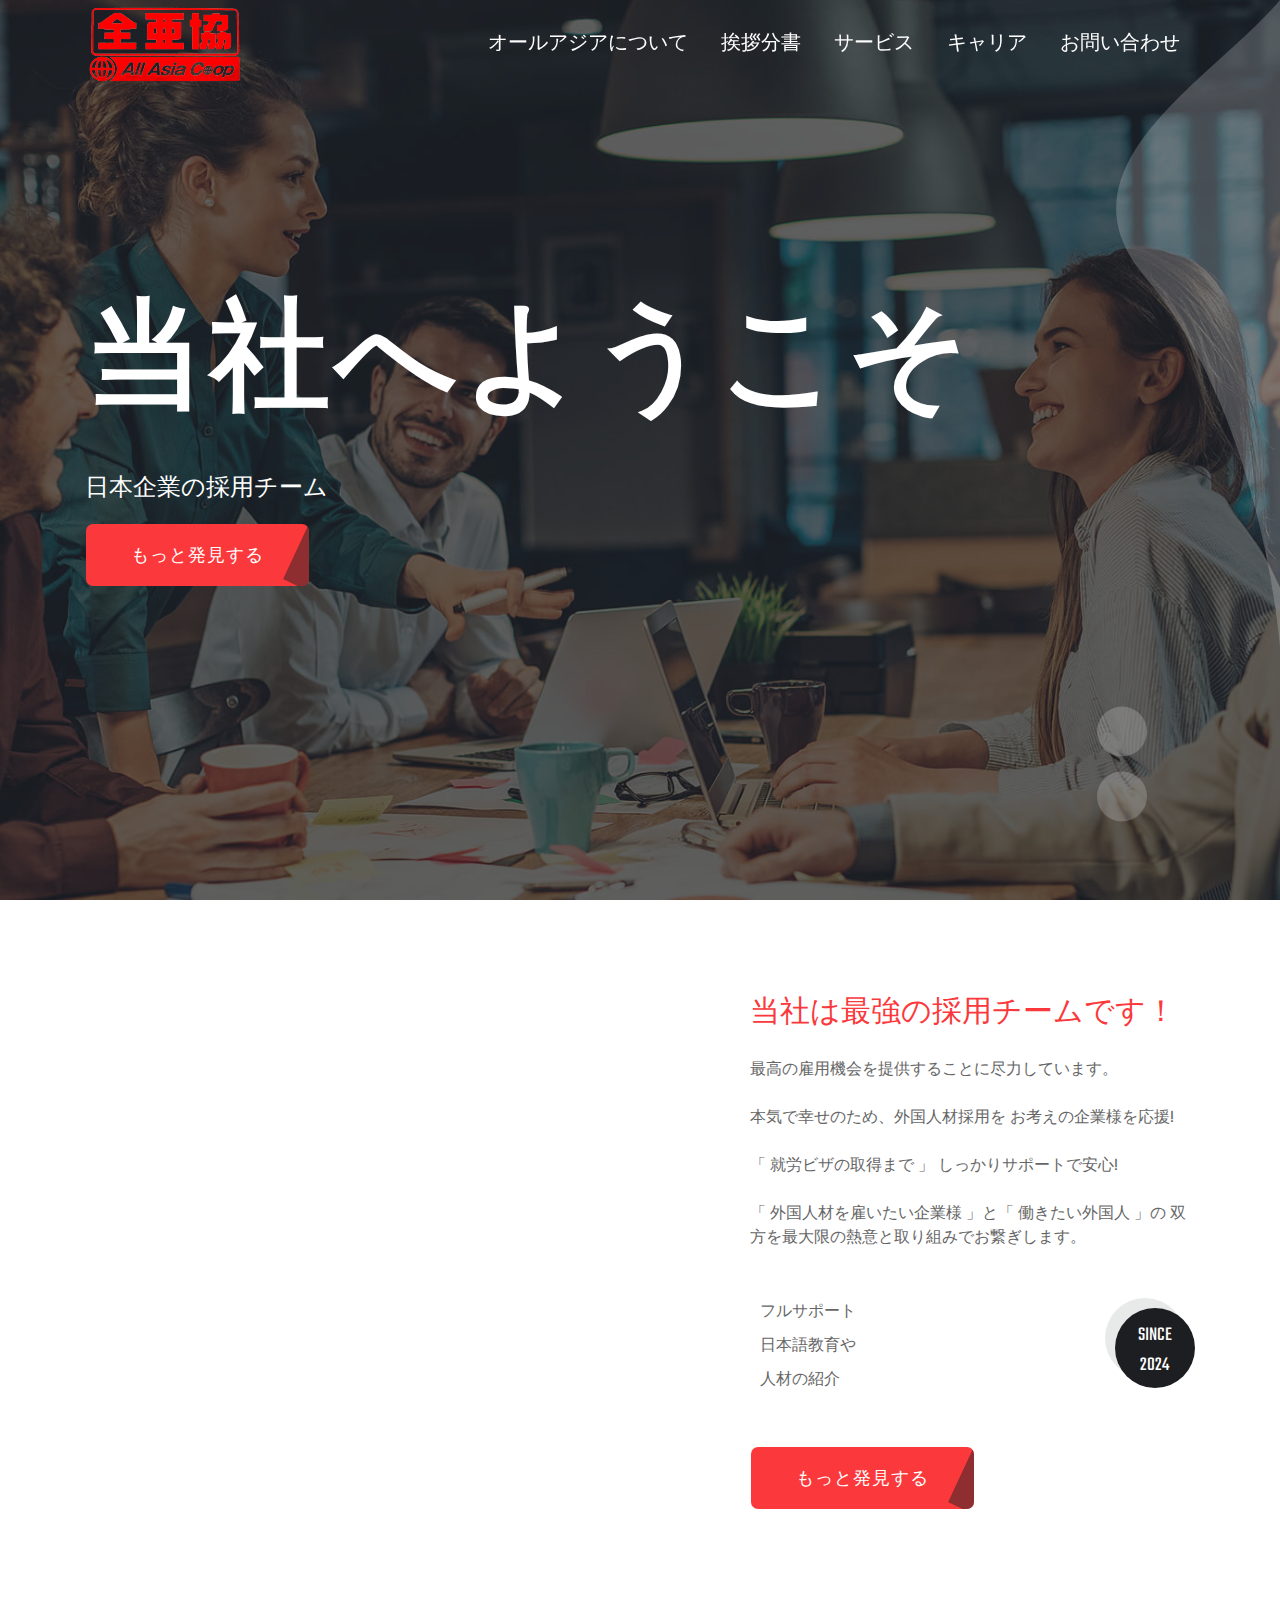
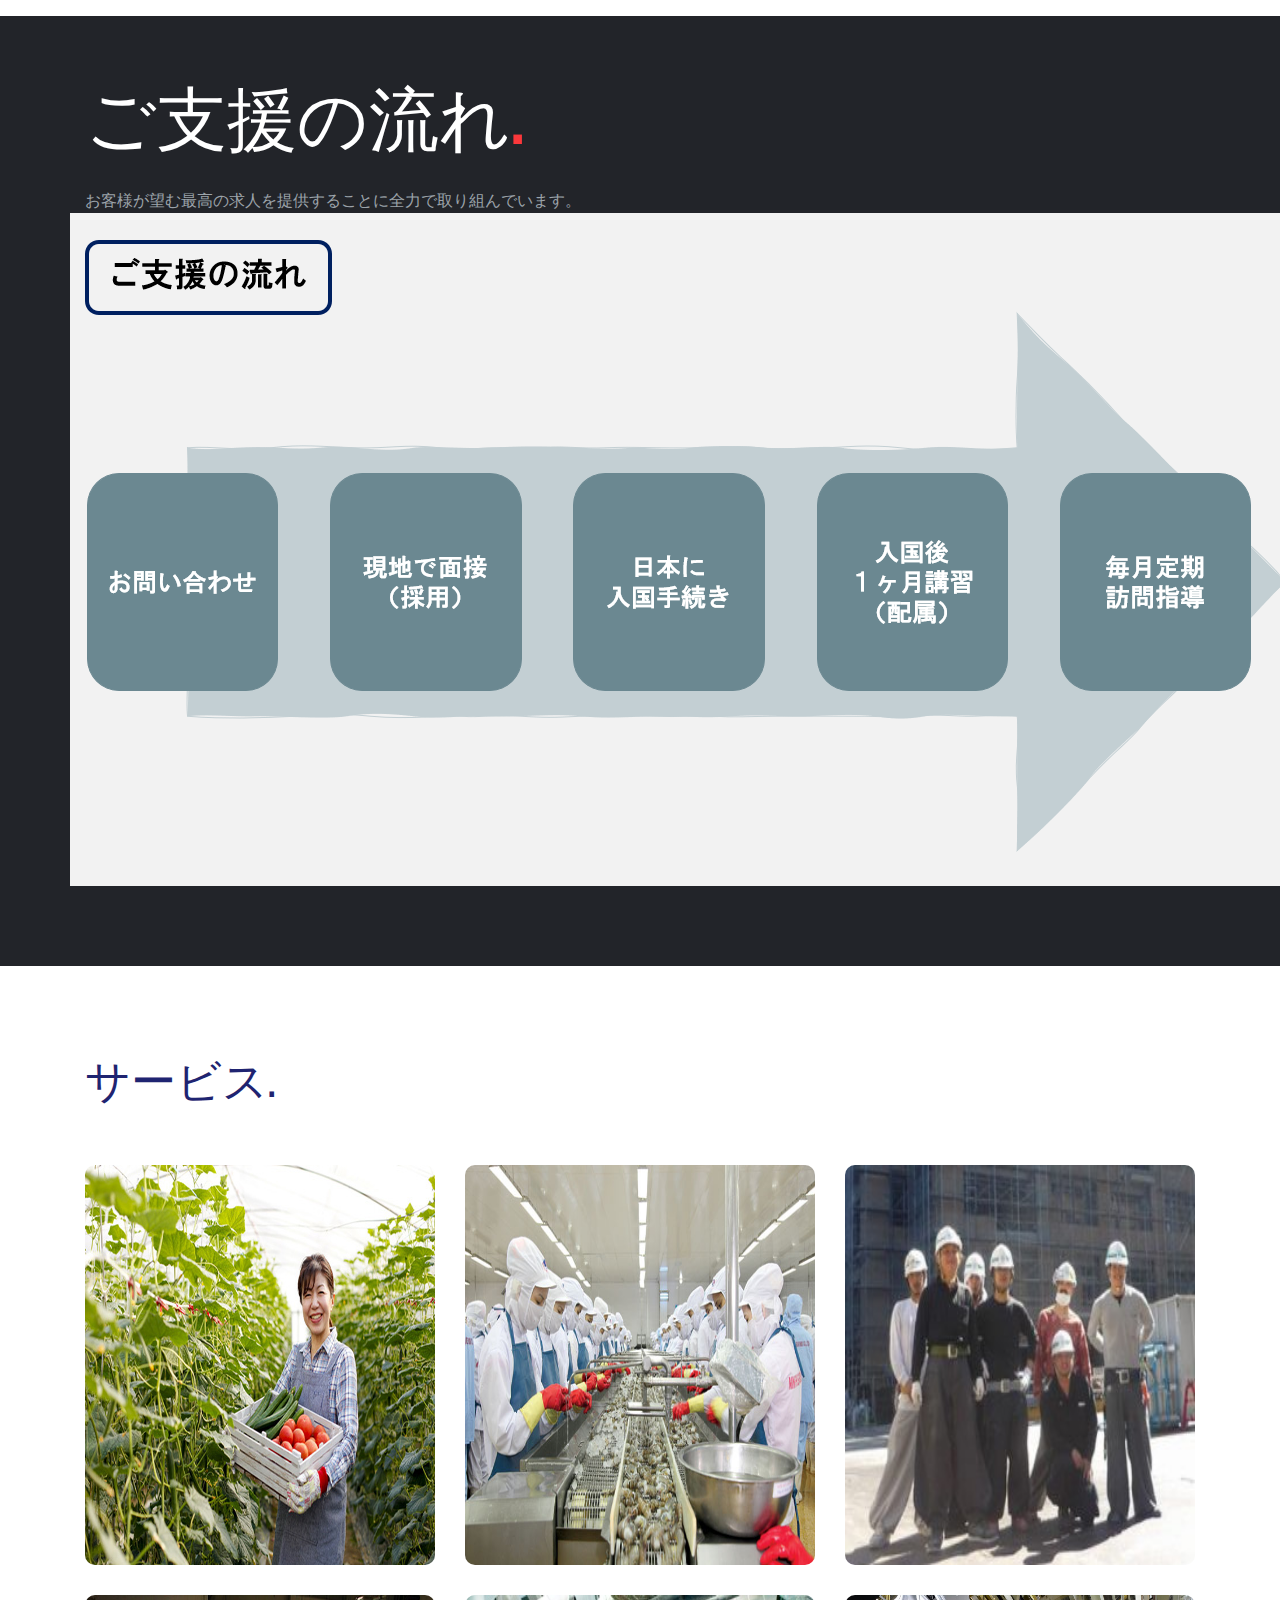
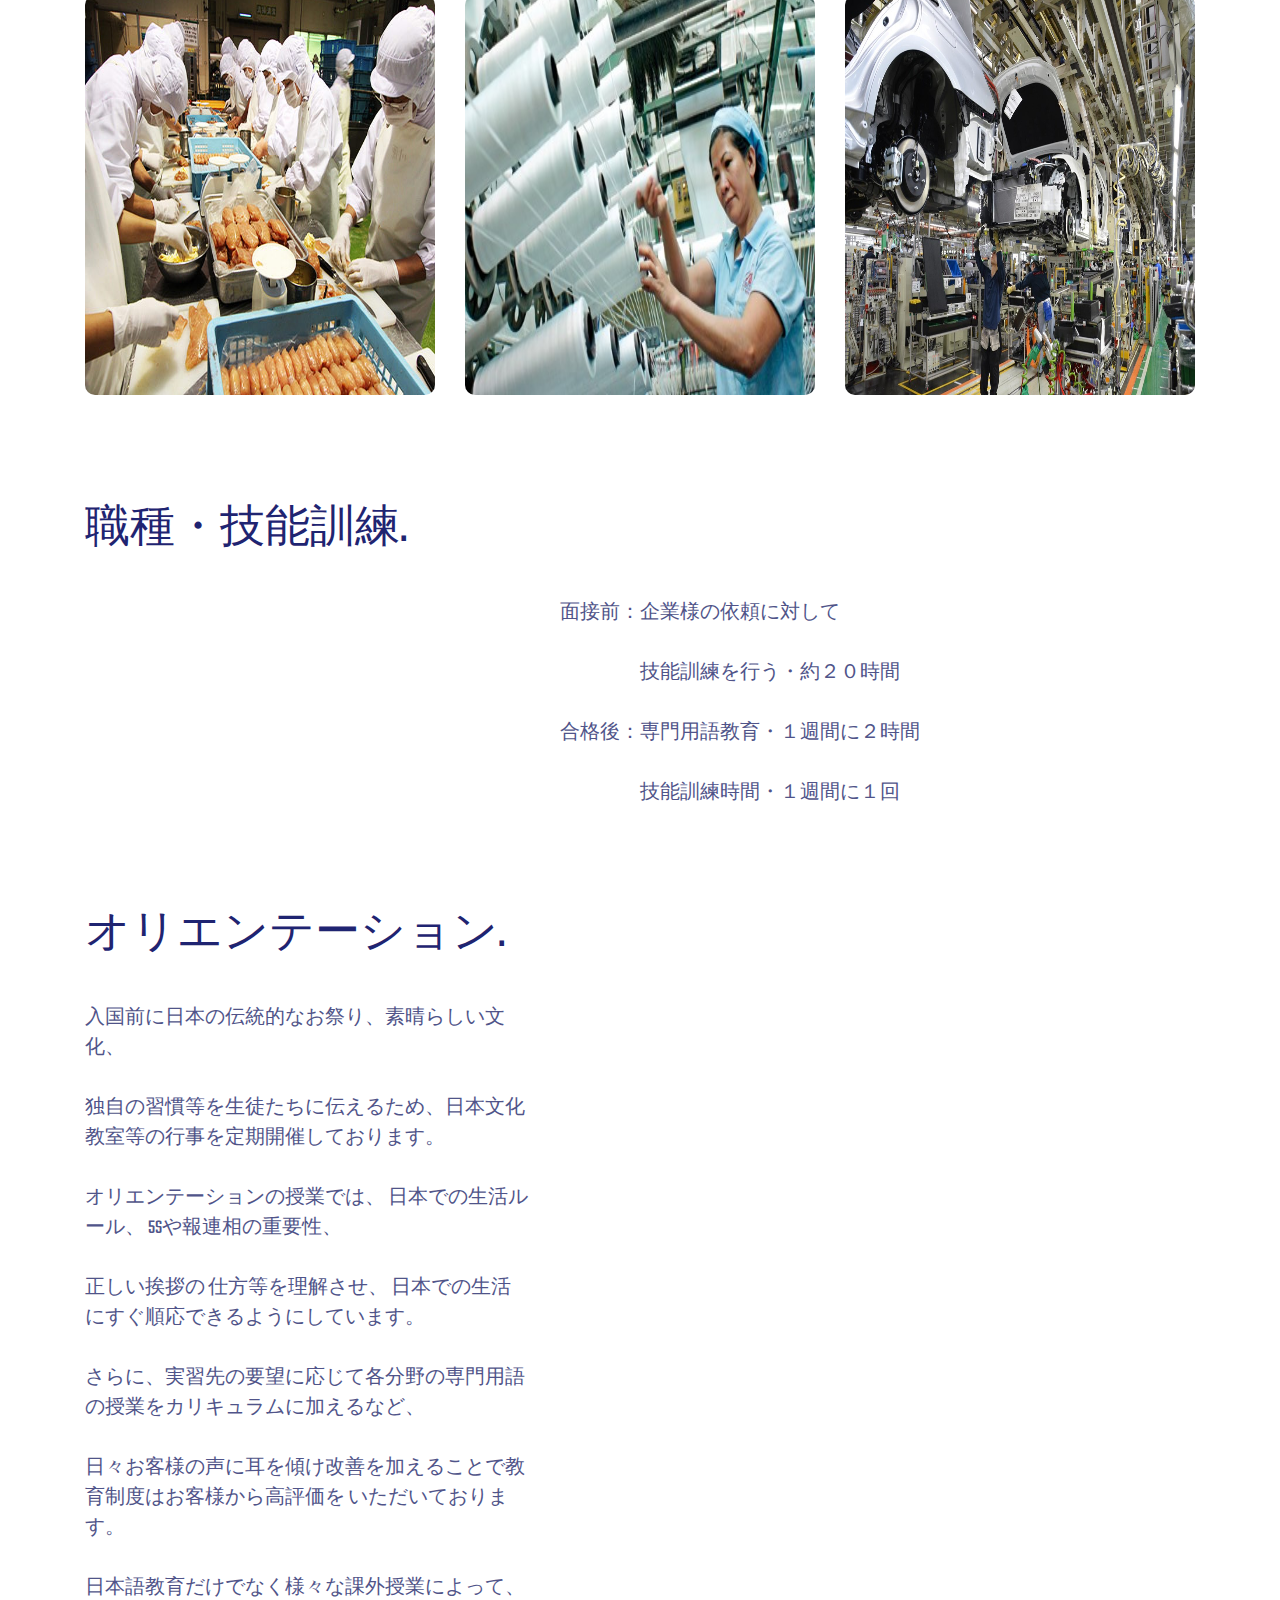
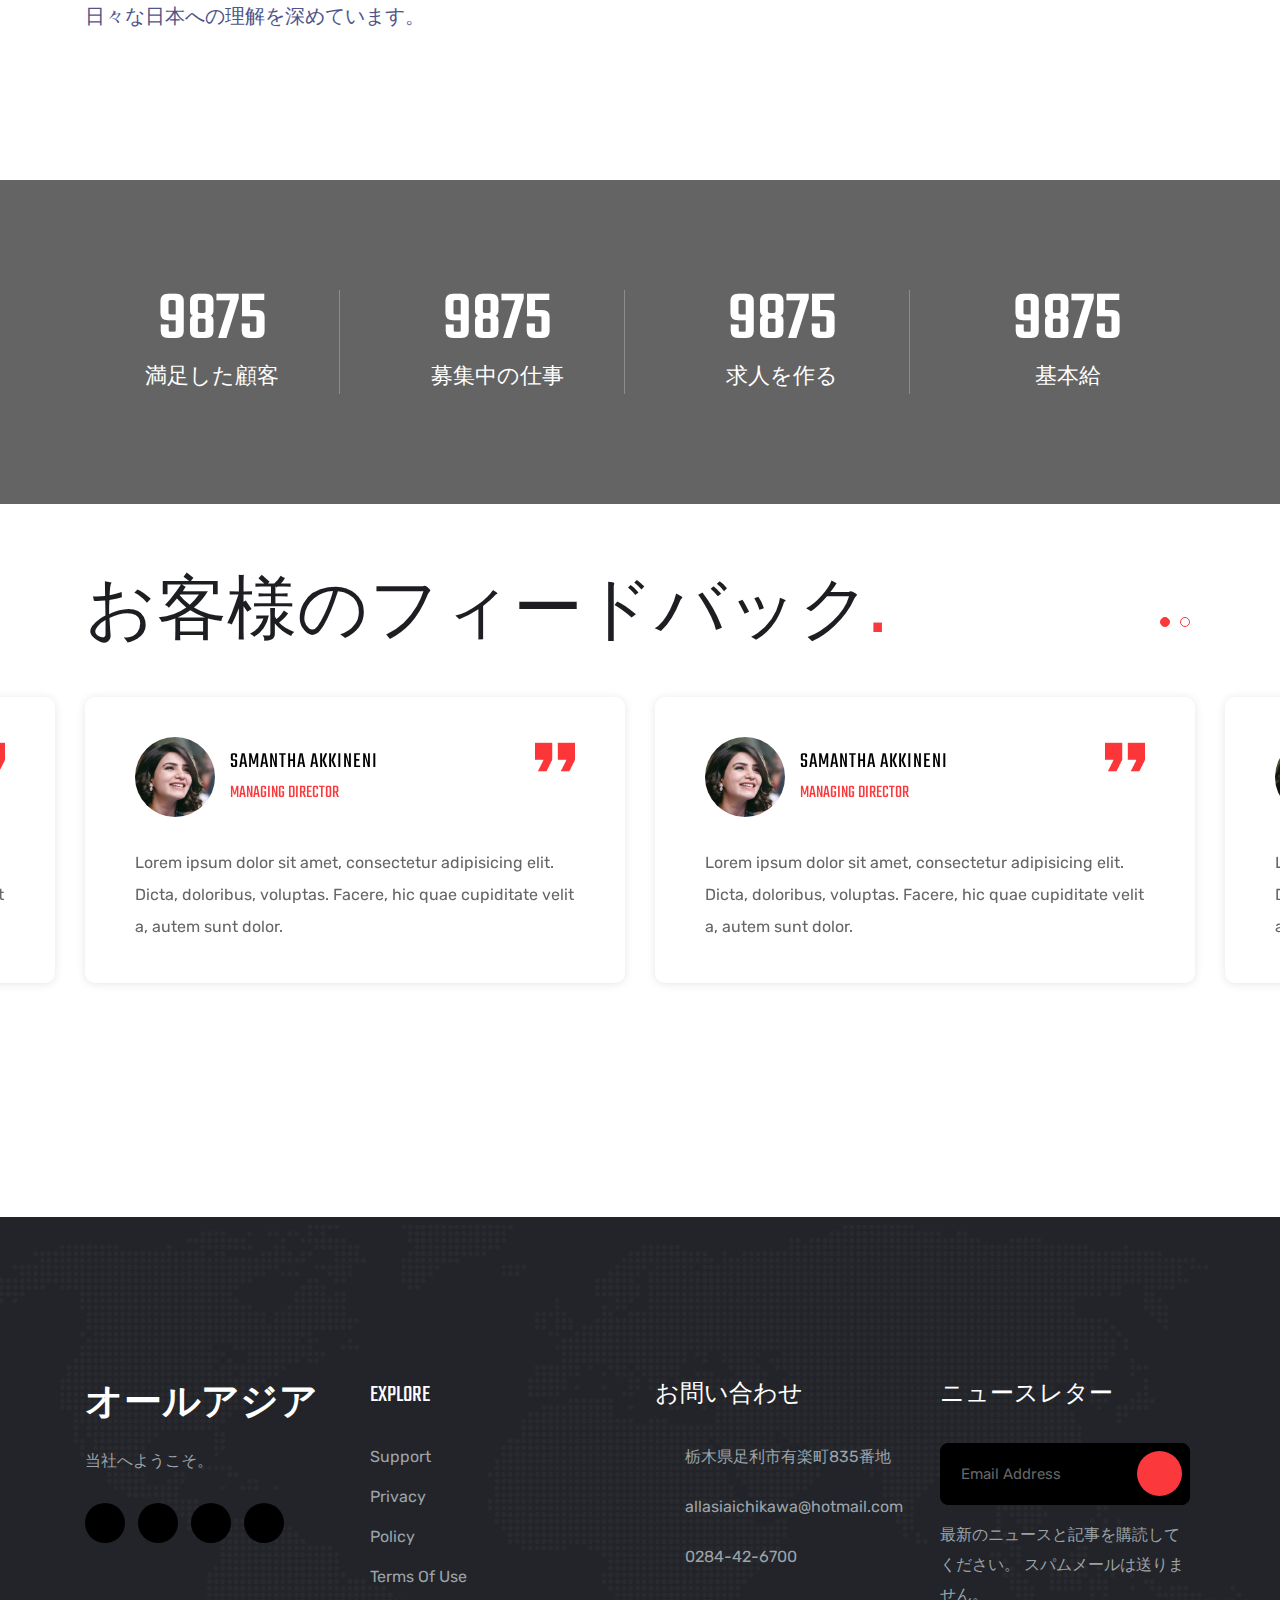
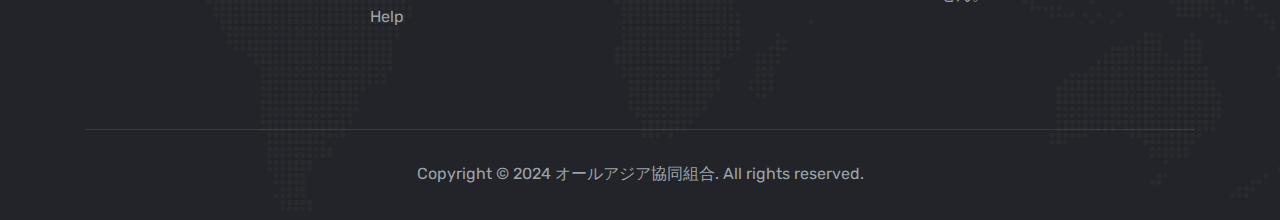
<file: index.html>
<!DOCTYPE html>
<html lang="en">
<head>
   <meta charset="UTF-8">
   <meta name="viewport" content="width=device-width, initial-scale=1.0">
   <meta http-equiv="X-UA-Compatible" content="ie=edge">
   <link rel="shortcut icon" href="img/softoweb.png">
   <!-- GOOGLE FONTS CDN LINK -->
   <link rel="preconnect" href="https://fonts.gstatic.com">
   <link href="https://fonts.googleapis.com/css2?family=Rubik:wght@300;400;500;600;700;800&family=Teko:wght@400;500;600;700&display=swap" rel="stylesheet">
   <!-- CSS LINK -->
   <link rel="stylesheet" href="css/bootstrap.css">
   <!-- AOS ANIAMATION PLUGIN -->
   <link rel="stylesheet" href="css/animate.css">
   <!-- OWL CAROUSEL PLUGIN -->
   <link rel="stylesheet" href="css/owl.carousel.min.css">
   <link rel="stylesheet" href="css/owl.theme.default.min.css">
   <!-- MAGNIFIC POPUP PLUGIN -->
   <link rel="stylesheet" href="css/magnific-popup.css">
   <link rel="stylesheet" href="css/custom.css">
   <title>オールアジア協同組合</title>
</head>
<body>



   <!-- ======================================== NAVIGRATION ======================================== -->
   <nav id="navigration" class="navbar fixed-top p-0">
      <div class="container">
         <!-- <a class="logo" href="#"><img src="img/logo.png" alt=""></a> -->
         <a href="index.html" class="logo"><img src="./img/logo1.png" alt=""></a>
         <div class="sidenav">
            <div class="header">
               <a class="logo d-lg-none" href="#">オールアジア協同組合</a>
               <a href="#" class="d-lg-none" id="showsidenav"><img src="img/icon/letter-x.png" alt=""> </a>
            </div>
            <ul class="mb-0">
               <li class="nav-item"><a class="nav-link" href="about.html"><span>オールアジアについて</span></a></li>
               <li class="nav-item"><a class="nav-link" href="greeting.html"><span>挨拶分書</span></a></li>
               <li class="nav-item"><a class="nav-link" href="service.html"><span>サービス</span></a></li>
               <li class="nav-item"><a class="nav-link" href="career.html">キャリア</a></li>
               <li class="nav-item"><a class="nav-link" href="contact.html">お問い合わせ</a></li>
            </ul>
         </div>
         <div id="hamburger" class="d-lg-none">
            <img src="img/icon/menu.png" class="img01" alt="">
         </div>
      </div>
   </nav>



   <!-- ======================================== ホーム SECTION ======================================== -->
   <section id="homeSection">
      <div class="owl-carousel">
         <div class="slider-box slider-box1">
            <div class="overlay">
               <div class="container">
                  <div class="row">
                     <div class="col">
                        <div class="txt-box">
                           <div class="txt-area">
                              <h1>当社へようこそ</h1>
                              <p>日本企業の採用チーム</p>
                              <a href="service.html" class="btn layer-btn">もっと発見する</a>
                           </div>
                        </div>
                     </div>
                  </div>
               </div>
            </div>
         </div>
         <div class="slider-box slider-box2">
            <div class="overlay">
               <div class="container">
                  <div class="row">
                     <div class="col">
                        <div class="txt-box" data-aos="fade-up" data-aos-anchor-placement="center-bottom">
                           <div class="txt-area">
                              <p>私たちは人々を繋ぎます</p>
                              <p>明るい未来を創るお手伝いをさせていただきます</p>
                              <a href="service.html" class="btn layer-btn">もっと発見する</a>
                           </div>
                        </div>
                     </div>
                  </div>
               </div>
            </div>
         </div>
      </div>
   </section>



   <!-- ======================================== FEATURE SECTION ======================================== -->
   <section id="featureSection">
      <div class="container">
         <div class="row">
            <div class="col-lg-7">
               <div class="img-box">
                  <img src="img/featured-image-1.jpg" class="img01 wow slideInLeft" data-wow-duration="1.5s" alt="">
                  <img src="img/featured-image-2.jpg" class="img02 wow slideInLeft" data-wow-duration="2s" alt="">
               </div>
            </div>
            <div class="col-lg-5">
               <div class="txt-box">
                  <div class="sec-header">
                     <h4>当社は最強の採用チームです！</h4>
                     <p>最高の雇用機会を提供することに尽力しています。<br><br>
                        本気で幸せのため、外国人材採用を お考えの企業様を応援!<br><br>
                        「 就労ビザの取得まで 」 しっかりサポートで安心!<br><br>
                        「 外国人材を雇いたい企業様 」と「 働きたい外国人 」の
                        双方を最大限の熱意と取り組みでお繋ぎします。</p>
                  </div>
                  <div class="part2">
                     <ul>
                        <li><i class="fal fa-check"></i> フルサポート</li>
                        <li><i class="fal fa-check"></i> 日本語教育や</li>
                        <li><i class="fal fa-check"></i> 人材の紹介</li>
                     </ul>
                     <div class="since">
                        <span>SINCE <br>2024</span>
                     </div>
                  </div>
                  <a href="service.html" class="btn layer-btn">もっと発見する</a>
               </div>
            </div>
         </div>
      </div>
   </section>



   <!-- ======================================== SERVICE SECTION ======================================== -->
   <section id="serviceSection">
      <div class="container">
         <div class="row">
            <div class="col-lg-6 mb-5 mb-lg-0">
               <div class="sec-header">
                  <h2>ご支援の流れ<span>.</span></h2>
                  <p>お客様が望む最高の求人を提供することに全力で取り組んでいます。<br></p>
               </div>
            </div>
         </div>
         <div class="row">
            <img src="img/followup.png" alt="">
            
         </div>
            <!-- <div class="col-lg-3 col-md-6">
               <div class="service-box wow slideInRight" data-wow-duration="1.5s">
                  <div class="txt-area">
                     <h3>01</h3>
                     <h4>お問い合わせ</h4>
                  </div>
                  <div class="img-box">
                     <img src="img/icon/uiux.png" alt="" class="img01">
                     <img src="img/icon/uiux02.png" alt="" class="img02">
                  </div>
               </div>
            </div>
            <div class="col-lg-3 col-md-6">
               <div class="service-box wow slideInRight" data-wow-duration="1.5s">
                  <div class="txt-area">
                     <h3>02</h3>
                     <h4>現地で面接<br><br>（採用）</h4>
                  </div>
                  <div class="img-box">
                     <img src="img/icon/app-development.png" alt="" class="img01">
                     <img src="img/icon/app-development02.png" alt="" class="img02">
                  </div>
               </div>
            </div>
            <div class="col-lg-3 col-md-6">
            </div>
            <div class="col-lg-3 col-md-6">
               <div class="service-box wow slideInRight" data-wow-duration="1.5s">
                  <div class="txt-area">
                     <h3>03</h3>
                     <h4>日本に<br><br>入国手続き</h4>
                  </div>
                  <div class="img-box">
                     <img src="img/icon/content-writing.png" alt="" class="img01">
                     <img src="img/icon/content-writing02.png" alt="" class="img02">
                  </div>
               </div>
            </div>
            <div class="col-lg-3 col-md-6">
               <div class="service-box wow slideInRight" data-wow-duration="1.5s">
                  <div class="txt-area">
                     <h3>04</h3>
                     <h4>入国後<br><br>１ヶ月講習</h4>
                  </div>
                  <div class="img-box">
                     <img src="img/icon/digital-marketing.png" alt="" class="img01">
                     <img src="img/icon/digital-marketing02.png" alt="" class="img02">
                  </div>
               </div>
            </div>
            <div class="col-lg-3 col-md-6">
               <div class="service-box wow slideInRight" data-wow-duration="1.5s">
                  <div class="txt-area">
                     <h3>05</h3>
                     <h4>毎月定期<br><br>訪問指導</h4>
                  </div>
                  <div class="img-box">
                     <img src="img/icon/graphic-design.png" alt="" class="img01">
                     <img src="img/icon/graphic-design02.png" alt="" class="img02">
                  </div>
               </div>
            </div>
         </div> -->
      </div>
   </section>

   <!-- ======================================== PORTFOLIO SECTION ======================================== -->
   <section id="portfolioSection">
      <div class="container">
         <div class="row">
            <div class="col-lg-6">
               <div class="sec-header">
                  <a href="service.html"><h3>サービス<span>.</span></h3></a>
               </div>
            </div>
         </div>
         <div id="portfolio">
            <div class="row">
               <div class="col-md-6 col-lg-4 mix web">
                  <div class="portfolio-box">
                     <div class="img-box">
                        <a href="#portfolioPreview01" class="popup-with-zoom-anim">
                           <img src="img/portfolio-1.jpg" class="img-fluid" alt="">
                        </a>
                        <div id="portfolioPreview01" class="zoom-anim-dialog mfp-hide portfolio-preview">
                           <div class="row">
                              <div class="col-md-6 mb-5 mb-lg-0">
                                 <div class="img-box">
                                    <img src="img/portfolio-1.jpg" class="img-fluid" alt="">
                                 </div>
                              </div>
                              <div class="col-md-6">
                                 <div class="description">
                                    <h4>農業関係</h4>
                                    <p>農業関係の仕事といえば何を思い浮かべますか？<br>
                                       大半の方が「農家」と答えるのではないでしょうか。<br>
                                       
                                       たしかに、農家は農業関係の仕事の王道ですが、ほかにもさまざまな職業があるんです。
                                       例えば、農家支援を行う農協職員や農業機械メーカーの社員などが当てはまります。<br>
                                       
                                       農業関係の仕事は、業績が安定しているのが特徴。
                                       農業は食料を作る仕事なので、人間が食べることをやめない限り永遠に続きます。<br>
                                       そのため、安定志向の求職者にピッタリの職業なんです。</p>
                                    <ul>
                                       <li><i class="fal fa-file-alt"></i>施設園芸</li>
                                       <li><i class="fal fa-file-alt"></i>畑作・野菜</li>
                                       <li><i class="fal fa-file-alt"></i>養豚</li>
                                       <li><i class="fal fa-file-alt"></i>養鶏</li>
                                    </ul>
                                 </div>
                              </div>
                           </div>
                        </div>
                     </div>
                     <div class="hover-txt">
                        <p>農業関係</p>
                     </div>
                  </div>
               </div>
               <div class="col-md-6 col-lg-4 mix branding photography">
                  <div class="portfolio-box">
                     <div class="img-box">
                        <a href="#portfolioPreview02" class="popup-with-zoom-anim">
                           <img src="img/portfolio-2.jpg" class="img-fluid" alt="">
                        </a>
                        <div id="portfolioPreview02" class="zoom-anim-dialog mfp-hide portfolio-preview">
                           <div class="row">
                              <div class="col-md-6 mb-5 mb-lg-0">
                                 <div class="img-box">
                                    <img src="img/portfolio-2.jpg" class="img-fluid" alt="">
                                 </div>
                              </div>
                              <div class="col-md-6">
                                 <div class="description">
                                    <h4>漁業関係</h4>
                                    <p>一次産業の仕事はどうしても生産者に目が向きがちですが、彼らの仕事を全力でサポートする人たちの存在があるからこそ、漁師たちは仕事に専念できます。ここに紹介した仕事以外にも、市場を管理・運営する職員や、おいしい魚を提供する飲食店、仕事の効率化を図るシステムを開発するIT企業など、水産業を支えるたくさんの仕事があります。
                                       水産業の担い手不足は漁師の現場だけでなく、これらすべての現場において深刻です。海や魚に興味がある人がいたら、広い視点で水産業を見つめ、自分に合った仕事を模索してみてください。</p>
                                    <ul>
                                       <li><i class="fal fa-file-alt"></i>定置網漁業</li>
                                       <li><i class="fal fa-file-alt"></i>かに・えびかご漁業</li>
                                       <li><i class="fal fa-file-alt"></i>まき網漁業</li>
                                       <li><i class="fal fa-file-alt"></i>ほたてがい・まがき養殖</li>
                                    </ul>
                                 </div>
                              </div>
                           </div>
                        </div>
                     </div>
                     <div class="hover-txt">
                        <p>農業関係</p>
                     </div>
                  </div>
               </div>
               <div class="col-md-6 col-lg-4 mix web graphic">
                  <div class="portfolio-box">
                     <div class="img-box">
                        <a href="#portfolioPreview03" class="popup-with-zoom-anim">
                           <img src="img/portfolio-3.jpg" class="img-fluid" alt="">
                        </a>
                        <div id="portfolioPreview03" class="zoom-anim-dialog mfp-hide portfolio-preview">
                           <div class="row">
                              <div class="col-md-6 mb-5 mb-lg-0">
                                 <div class="img-box">
                                    <img src="img/portfolio-3.jpg" class="img-fluid" alt="">
                                 </div>
                              </div>
                              <div class="col-md-6">
                                 <div class="description">
                                    <h4>建設関係</h4>
                                    <p>建築関係の仕事は建物を建てるだけではなく、設計図をもとに模型を作る仕事やインテリアの配置を考えるなど、様々な種類の仕事があります。</p>
                                    <ul>
                                       <li><i class="fal fa-file-alt"></i>さく井</li>
                                       <li><i class="fal fa-file-alt"></i>建築板金</li>
                                       <li><i class="fal fa-file-alt"></i>冷凍空気調和機器施工</li>
                                       <li><i class="fal fa-file-alt"></i>建具製作</li>
                                    </ul>
                                 </div>
                              </div>
                           </div>
                        </div>
                     </div>
                     <div class="hover-txt">
                        <p>建設関係</p>
                     </div>
                  </div>
               </div>
               <div class="col-md-6 col-lg-4 mix photography graphic">
                  <div class="portfolio-box">
                     <div class="img-box">
                        <a href="#portfolioPreview04" class="popup-with-zoom-anim">
                           <img src="img/portfolio-4.jpg" class="img-fluid" alt="">
                        </a>
                        <div id="portfolioPreview04" class="zoom-anim-dialog mfp-hide portfolio-preview">
                           <div class="row">
                              <div class="col-md-6 mb-5 mb-lg-0">
                                 <div class="img-box">
                                    <img src="img/portfolio-4.jpg" class="img-fluid" alt="">
                                 </div>
                              </div>
                              <div class="col-md-6">
                                 <div class="description">
                                    <h4>食品製造関係</h4>
                                    <p>食品製造は難しい調理を任されることがほとんどなく、未経験でも安心して始められるお仕事です。ですが、初めてだと自分に合うか不安を感じる方や難しそうだと思う方もいます。</p>
                                    <ul>
                                       <li><i class="fal fa-file-alt"></i>缶詰巻締</li>
                                       <li><i class="fal fa-file-alt"></i>食鳥処理加工業</li>
                                       <li><i class="fal fa-file-alt"></i>食品製造業</li>
                                       <li><i class="fal fa-file-alt"></i>食品製造業</li>
                                    </ul>
                                 </div>
                              </div>
                           </div>
                        </div>
                     </div>
                     <div class="hover-txt">
                        <p>食品製造関係</p>
                     </div>
                  </div>
               </div>
               <div class="col-md-6 col-lg-4 mix branding graphic web">
                  <div class="portfolio-box">
                     <div class="img-box">
                        <a href="#portfolioPreview05" class="popup-with-zoom-anim">
                           <img src="img/portfolio-5.jpg" class="img-fluid" alt="">
                        </a>
                        <div id="portfolioPreview05" class="zoom-anim-dialog mfp-hide portfolio-preview">
                           <div class="row">
                              <div class="col-md-6 mb-5 mb-lg-0">
                                 <div class="img-box">
                                    <img src="img/portfolio-5.jpg" class="img-fluid" alt="">
                                 </div>
                              </div>
                              <div class="col-md-6">
                                 <div class="description">
                                    <h4>繊維・衣服関係</h4>
                                    <p>近年ではアパレル向けに限らず高機能繊維を開発したり、ノウハウを活かして樹脂やフィルムなど（主に産業用繊維）の事業を展開するなど、その事業内容は多様化しています。ファッション・アパレル業界に限らず、
                                       自動車業界など幅広い領域で活躍しているケースも多いです。</p>
                                    <ul>
                                       <li><i class="fal fa-file-alt"></i>紡績運転</li>
                                       <li><i class="fal fa-file-alt"></i>織布運転</li>
                                       <li><i class="fal fa-file-alt"></i>ニット製品製造</li>
                                       <li><i class="fal fa-file-alt"></i>寝具製作</li>
                                    </ul>
                                 </div>
                              </div>
                           </div>
                        </div>
                     </div>
                     <div class="hover-txt">
                        <p>繊維・衣服関係</p>
                     </div>
                  </div>
               </div>
               <div class="col-md-6 col-lg-4 mix web photography">
                  <div class="portfolio-box">
                     <div class="img-box">
                        <a href="#portfolioPreview06" class="popup-with-zoom-anim">
                           <img src="img/portfolio-6.jpg" class="img-fluid" alt="">
                        </a>
                        <div id="portfolioPreview06" class="zoom-anim-dialog mfp-hide portfolio-preview">
                           <div class="row">
                              <div class="col-md-6 mb-5 mb-lg-0">
                                 <div class="img-box">
                                    <img src="img/portfolio-6.jpg" class="img-fluid" alt="">
                                 </div>
                              </div>
                              <div class="col-md-6">
                                 <div class="description">
                                    <h4>機械・金属関係</h4>
                                    <p>金属加工は、日常生活に必要な製品をはじめとする、ものづくりには欠かせない仕事です。手を使う技術であるとともに、最近では機械加工のためのオペレーションといった業務も加わっています。</p>
                                    <ul>
                                       <li><i class="fal fa-file-alt"></i>鋳造</li>
                                       <li><i class="fal fa-file-alt"></i>鍛造</li>
                                       <li><i class="fal fa-file-alt"></i>ダイカスト</li>
                                       <li><i class="fal fa-file-alt"></i>機械加工</li>
                                    </ul>
                                 </div>
                              </div>
                           </div>
                        </div>
                     </div>
                     <div class="hover-txt">
                        <p>機械・金属関係</p>
                     </div>
                  </div>
               </div>
            </div>
         </div>
      </div>
   </section>

   <section id="featureSection">
      <div class="container">
         <div class="row">
            <div class="col-lg-6">
               <div class="sec-header">
                  <a href="service.html"><h3>職種・技能訓練<span>.</span><br><br></h3></a>
               </div>
            </div>
         </div>
         <div class="row">
            <div class="col-lg-5">
               <div class="img-box">
                  <img src="img/info3.png" class="img03 wow slideInLeft" data-wow-duration="1.5s"  alt="">
               </div>
            </div>
            <div class="col-lg-5">
               <div class="txt-box">
                  <p>面接前：企業様の依頼に対して<br><br>
                     　　　　技能訓練を行う・約２０時間<br><br>
                     合格後：専門用語教育・１週間に２時間<br><br>
                     　　　　技能訓練時間・１週間に１回<br><br><br><br>
                  </p>
               </div>
            </div>
            <div class="col-lg-5">
            </div>
         </div>
      </div>
      <div class="container">
         <div class="row">
            <div class="col-lg-6">
               <div class="sec-header">
                  <a href="service.html"><h3>オリエンテーション<span>.</span><br><br></h3></a>
               </div>
            </div>
         </div>
         <div class="row">
            <div class="col-lg-5">
               <div class="txt-box">
                  <p>入国前に日本の伝統的なお祭り、素晴らしい文化、<br><br>
                     独自の習慣等を生徒たちに伝えるため、日本文化教室等の行事を定期開催しております。<br><br>
                     オリエンテーションの授業では、 日本での生活ルール、 5Sや報連相の重要性、 <br><br>
                     正しい挨拶の 仕方等を理解させ、 日本での生活にすぐ順応できるようにしています。<br><br>
                     さらに、実習先の要望に応じて各分野の専門用語の授業をカリキュラムに加えるなど、 <br><br>
                     日々お客様の声に耳を傾け改善を加えることで教育制度はお客様から高評価を いただいております。<br><br>
                     日本語教育だけでなく様々な課外授業によって、日々な日本への理解を深めています。<br><br>
                     
                  </p>
               </div>
            </div>
            <div class="col-lg-5">
               <div class="img-box">
                  <img src="img/info7.png" class="img03 wow slideInRight" data-wow-duration="2s"  alt=""><br><br>
                  <img src="img/info5.png" class="img03 wow slideInRight" data-wow-duration="2.5s"  alt="">

               </div>
            </div>
         </div>
      </div>
   </section>
   
   <!-- ======================================== WORK SECTION ======================================== -->
   <section id="workSection" class="text-center">
      <div class="overlay">
         <div class="container">
            <div class="row">
               <div class="col-lg-3 col-md-6">
                  <div class="work-box">
                     <div class="txt-box">
                        <h2><span class="counter">9875</span></h2>
                        <p>満足した顧客</p>
                     </div>
                  </div>
               </div>
               <div class="col-lg-3 col-md-6">
                  <div class="work-box box-2">
                     <div class="txt-box">
                        <h2><span class="counter">9875</span></h2>
                        <p>募集中の仕事</p>
                     </div>
                  </div>
               </div>
               <div class="col-lg-3 col-md-6 mt-4 pt-1 mt-md-0 pt-md-0">
                  <div class="work-box box-3">
                     <div class="txt-box">
                        <h2><span class="counter">9875</span></h2>
                        <p>求人を作る</p>
                     </div>
                  </div>
               </div>
               <div class="col-lg-3 col-md-6">
                  <div class="work-box box-4">
                     <div class="txt-box">
                        <h2><span class="counter">9875</span></h2>
                        <p>基本給</p>
                     </div>
                  </div>
               </div>
            </div>
         </div>
      </div>
   </section>




   <!-- ======================================== TESTIMONIAL SECTION ======================================== -->
   <section id="testimonialSection">
      <div class="container">
         <div class="row">
            <div class="col">
               <div class="sec-header">
                  <h2>お客様のフィードバック<span>.</span></h2>
               </div>
            </div>
         </div>
         <div class="row">
            <div class="col">
               <div class="owl-carousel">
                  <div class="testimonial-box">
                     <div class="top-part">
                        <div class="client">
                           <img src="img/samantha.jpg" alt="">
                        </div>
                        <div class="txt">
                           <p>SAMANTHA AKKINENI</p>
                           <span>MANAGING DIRECTOR</span>
                        </div>
                        <div class="quote">
                           <img src="img/icon/quote.png" class="img01" alt="">
                           <img src="img/icon/quote02.png" class="img02" alt="">
                        </div>
                     </div>
                     <p class="feedback">Lorem ipsum dolor sit amet, consectetur adipisicing elit. Dicta, doloribus, voluptas. Facere, hic quae cupiditate velit a, autem sunt dolor.</p>
                  </div>
                  <div class="testimonial-box">
                     <div class="top-part">
                        <div class="client">
                           <img src="img/samantha.jpg" alt="">
                        </div>
                        <div class="txt">
                           <p>SAMANTHA AKKINENI</p>
                           <span>MANAGING DIRECTOR</span>
                        </div>
                        <div class="quote">
                           <img src="img/icon/quote.png" class="img01" alt="">
                           <img src="img/icon/quote02.png" class="img02" alt="">
                        </div>
                     </div>
                     <p class="feedback">Lorem ipsum dolor sit amet, consectetur adipisicing elit. Dicta, doloribus, voluptas. Facere, hic quae cupiditate velit a, autem sunt dolor.</p>
                  </div>
                  <div class="testimonial-box">
                     <div class="top-part">
                        <div class="client">
                           <img src="img/samantha.jpg" alt="">
                        </div>
                        <div class="txt">
                           <p>SAMANTHA AKKINENI</p>
                           <span>MANAGING DIRECTOR</span>
                        </div>
                        <div class="quote">
                           <img src="img/icon/quote.png" class="img01" alt="">
                           <img src="img/icon/quote02.png" class="img02" alt="">
                        </div>
                     </div>
                     <p class="feedback">Lorem ipsum dolor sit amet, consectetur adipisicing elit. Dicta, doloribus, voluptas. Facere, hic quae cupiditate velit a, autem sunt dolor.</p>
                  </div>
               </div>
            </div>
         </div>
      </div>
   </section>



   <!-- ======================================== お問い合わせ AREA 2 ======================================== -->
   <section id="contactArea">
      <div class="container">
         <div class="contact-box wow fadeInRightBi" data-wow-duration="1.5s">
            <div class="row">
               <div class="col-lg-9 mb-3 mb-lg-0">
                  <div class="sec-header">
                     <h3>明るい未来を手に入れましょう<span>.</span></h3>
                  </div>
               </div>
               <div class="col-lg-3">
                  <a href="contact.html" class="btn layer-btn">お問い合わせ</a>
               </div>
            </div>
         </div>
      </div>
   </section>





   <!-- ======================================== FOOTER SECTION ======================================== -->
   <section id="footerSection">
      <div class="container">
         <div class="row">
            <div class="col-lg-3 col-md-6 mb-5 mb-lg-0">
               <div class="footer-box">
                  <a href="#" class="logo">オールアジア</a>
                  <p class="about">当社へようこそ。</p>
                  <div class="social-links">
                     <a href="#"><i class="fab fa-facebook"></i></a>
                     <a href="#"><i class="fab fa-twitter"></i></a>
                     <a href="#"><i class="fab fa-instagram"></i></a>
                     <a href="#" class="mr-0"><i class="fab fa-github"></i></a>
                  </div>
               </div>
            </div>
            <div class="col-lg-3 col-md-6 mb-5 mb-lg-0">
               <div class="footer-box box2">
                  <p class="title">EXPLORE</p>
                  <ul>
                     <li><a href="#">Support</a></li>
                     <li><a href="#">Privacy</a></li>
                     <li><a href="#">Policy</a></li>
                     <li><a href="#">Terms Of Use</a></li>
                     <li class="mb-0"><a href="#">Help</a></li>
                  </ul>
               </div>
            </div>
            <div class="col-lg-3 col-md-6 mb-5 mb-md-0">
               <div class="footer-box box3">
                  <p class="title">お問い合わせ</p>
                  <div class="icon-box">
                     <div class="icon">
                        <i class="fal fa-map-marker-alt"></i>
                     </div>
                     <div class="txt">
                        <span>栃木県足利市有楽町835番地</span>
                     </div>
                  </div>
                  <div class="icon-box">
                     <div class="icon">
                        <i class="fal fa-envelope"></i>
                     </div>
                     <div class="txt">
                        <span>allasiaichikawa@hotmail.com</span>
                     </div>
                  </div>
                  <div class="icon-box mb-0">
                     <div class="icon">
                        <i class="fal fa-phone-alt"></i>
                     </div>
                     <div class="txt">
                        <span>0284-42-6700</span>
                     </div>
                  </div>
               </div>
            </div>
            <div class="col-lg-3 col-md-6">
               <div class="footer-box box4">
                  <p class="title">ニュースレター</p>
                  <form>
                     <div class="form-group">
                        <input type="email" class="form-control" placeholder="Email Address">
                     </div>
                     <button type="submit" class="btn" name="button"><i class="fal fa-envelope"></i></button>
                  </form>
                  <span>最新のニュースと記事を購読してください。 スパムメールは送りません。</span>
               </div>
            </div>
         </div>
         <div class="copy-right">
            <div class="row">
               <div class="col">
                  <span>Copyright © 2024 オールアジア協同組合. All rights reserved.</span>
               </div>
            </div>
         </div>
      </div>
   </section>


   <!-- ======================================== SCROLL TO TOP ICON ======================================== -->
   <a href="#" class="scroll-up">
      <i class="fal fa-chevron-up"></i>
   </a>


   <script src="js/jquery.min.js"></script>
   <script src="js/bootstrap.min.js"></script>
   <script src="js/popper.min.js"></script>
   <script src="js/font-awesome-pro.js"></script>
   <!-- SCROLL ANIAMATION Plugin -->
   <script src="js/wow.min.js"></script>
   <!-- MIXIT UP Plugin -->
   <script src="js/mixitup.min.js"></script>
   <!-- MAGNIFIC POPUP Plugin -->
   <script src="js/jquery.magnific-popup.min.js"></script>
   <!-- CounterUp Plugin -->
   <script src="js/jquery.counterup.min.js"></script>
   <script src="js/jquery.waypoints.min.js"></script>
   <!-- OWL CAROUSEL Plugin -->
   <script src="js/owl.carousel.min.js"></script>
   <script src="js/custom.js"></script>
   <script>





   </script>
</body>
</html>
</file>
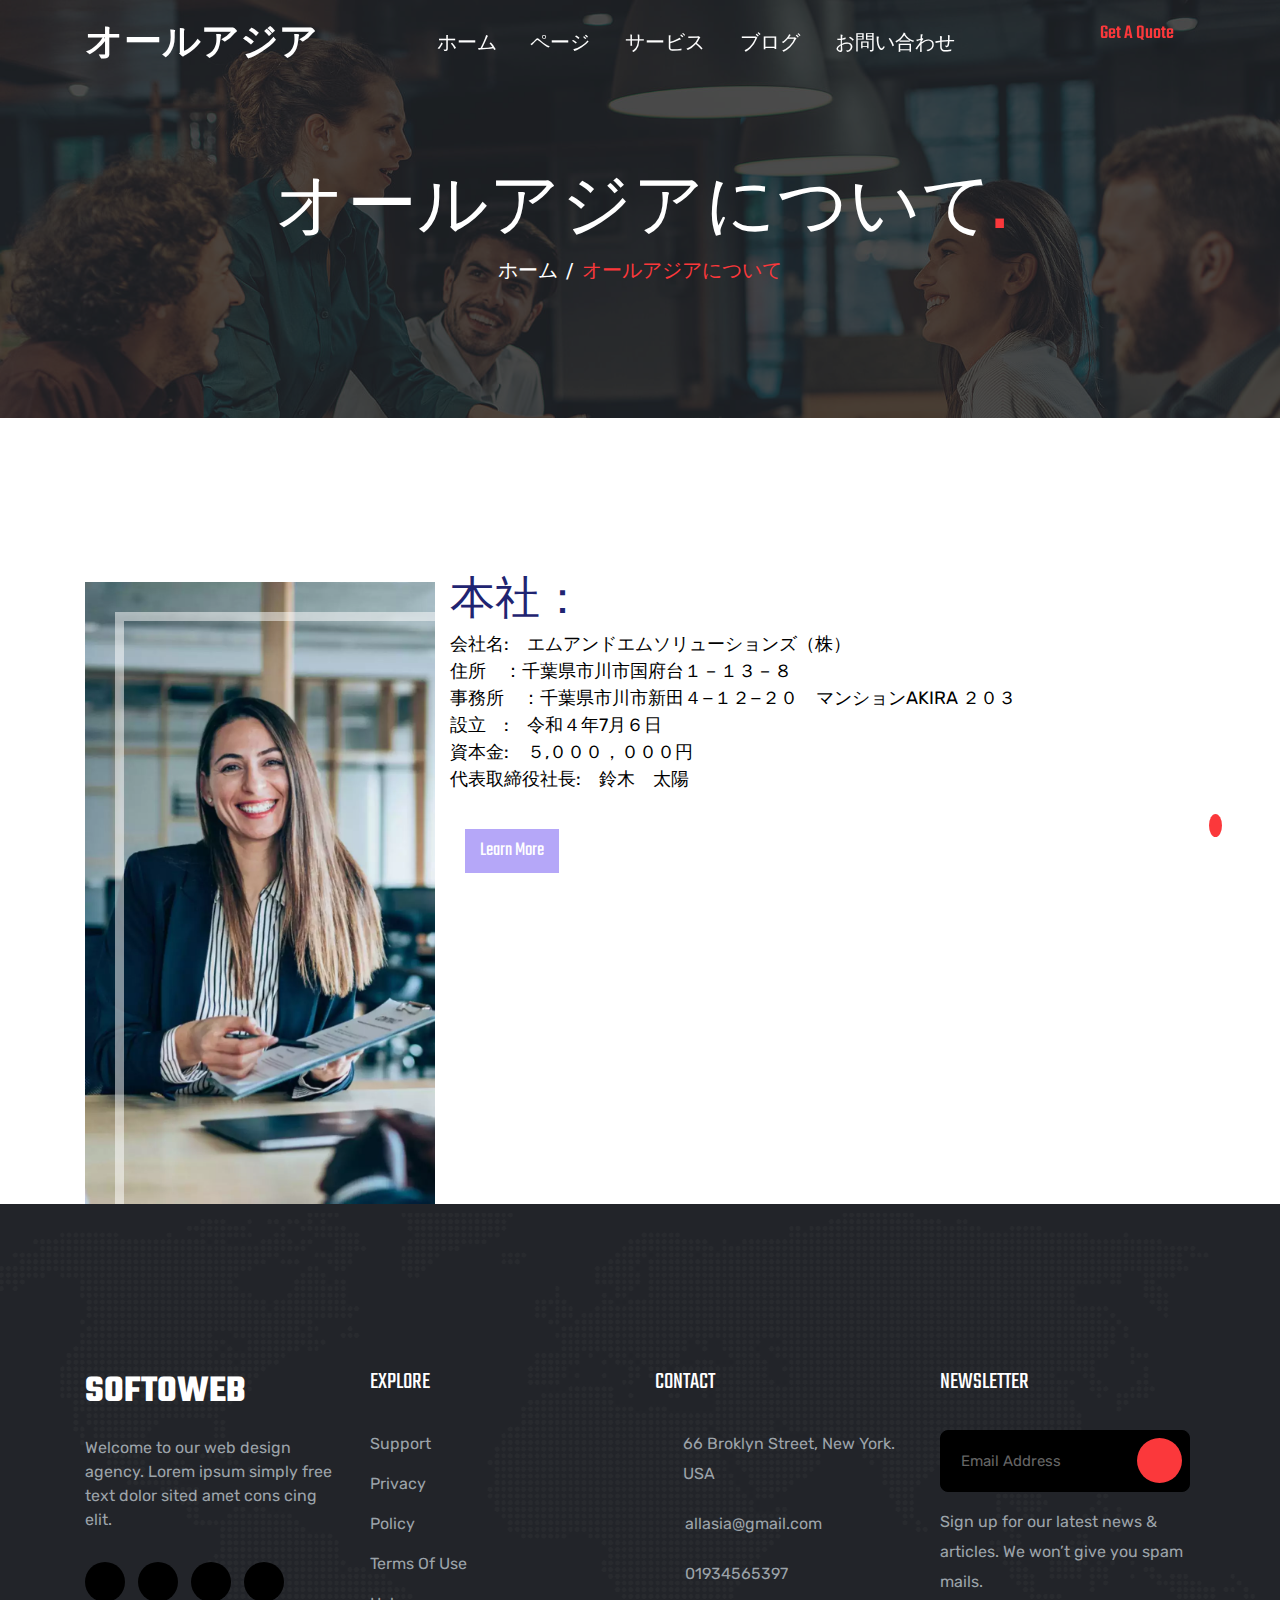
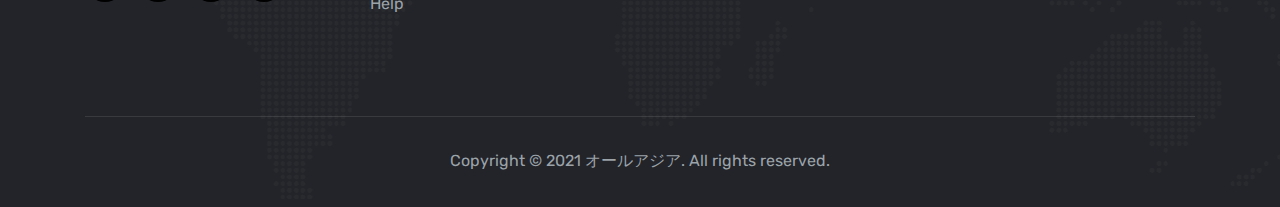
<file: about.html>
<!DOCTYPE html>
<html lang="en">
<head>
   <meta charset="UTF-8">
   <meta name="viewport" content="width=device-width, initial-scale=1.0">
   <meta http-equiv="X-UA-Compatible" content="ie=edge">
   <link rel="shortcut icon" href="img/softoweb.png">
   <!-- GOOGLE FONTS CDN LINK -->
   <link rel="preconnect" href="https://fonts.gstatic.com">
   <link href="https://fonts.googleapis.com/css2?family=Rubik:wght@300;400;500;600;700;800&family=Teko:wght@400;500;600;700&display=swap" rel="stylesheet">
   <!-- CSS LINK -->
   <link rel="stylesheet" href="css/bootstrap.css">
   <!-- AOS ANIAMATION PLUGIN -->
   <link rel="stylesheet" href="css/animate.css">
   <!-- OWL CAROUSEL PLUGIN -->
   <link rel="stylesheet" href="css/owl.carousel.min.css">
   <link rel="stylesheet" href="css/owl.theme.default.min.css">
   <!-- MAGNIFIC POPUP PLUGIN -->
   <link rel="stylesheet" href="css/magnific-popup.css">
   <link rel="stylesheet" href="css/custom.css">
   <title>オールアジア</title>
</head>
<body>



   <!-- ======================================== NAVIGRATION ======================================== -->
   <nav id="navigration" class="navbar fixed-top p-0">
      <div class="container">
         <!-- <a class="logo" href="#"><img src="img/logo.png" alt=""></a> -->
         <a class="logo" href="#">オールアジア</a>
         <div class="sidenav">
            <div class="header">
               <a class="logo d-lg-none" href="#">オールアジア</a>
               <a href="#" class="d-lg-none" id="showsidenav"><img src="img/icon/letter-x.png" alt=""> </a>
            </div>
            <ul class="mb-0">
               <li class="nav-item"><a class="nav-link" href="index.html">ホーム</a></li>
               <li class="nav-item dropdown">
                  <a class="nav-link" data-toggle="collapse" href="#menu1">ページ <i class="fal fa-angle-down"></i></a>
                  <div id="menu1" class="dropdown-menus collapse">
                     <a class="dropdown-item" href="#"><span>オールアジアについて</span></a>
                     <a class="dropdown-item" href="#"><span>Faq</span></a>
                     <a class="dropdown-item" href="#"><span>Pricing</span></a>
                     <a class="dropdown-item" href="#"><span>チーム</span></a>
                     <a class="dropdown-item" href="#"><span>Coming Soon</span></a>
                     <a class="dropdown-item" href="#"><span>Error 404</span></a>
                     <a class="dropdown-item" href="#"><span>Site Down</span></a>
                  </div>
               </li>
               <li class="nav-item dropdown">
                  <a class="nav-link" data-toggle="collapse" href="#menu2">サービス <i class="fal fa-angle-down"></i></a>
                  <div id="menu2" class="dropdown-menus collapse">
                     <a class="dropdown-item" href="#"><span>サービス</span></a>
                     <a class="dropdown-item" href="#"><span>サービス詳細</span></a>
                  </div>
               </li>
               <li class="nav-item dropdown">
                  <a class="nav-link" data-toggle="collapse" href="#menu3">ブログ <i class="fal fa-angle-down"></i></a>
                  <div id="menu3" class="dropdown-menus collapse">
                     <a class="dropdown-item" href="#"><span>ブログ</span></a>
                     <div class="dropdown-2">
                        <a class="dropdown-item" data-toggle="collapse" href="#menu4"><span>ブログの詳細</span> <i class="fal fa-angle-right"></i></a>
                        <div id="menu4" class="dropdown-menus-2 collapse">
                           <a class="dropdown-item" href="#"><span>ブログの詳細 1</span></a>
                           <a class="dropdown-item" href="#"><span>ブログの詳細 2</span></a>
                           <a class="dropdown-item" href="#"><span>ブログの詳細 3</span></a>
                        </div>
                     </div>
                  </div>
               </li>
               <li class="nav-item"><a class="nav-link" href="contact.html">お問い合わせ</a></li>
            </ul>
         </div>
         <button class="btn font-btn get-quote d-none d-md-block"><i class="fal fa-chevron-right"></i> <span>Get A Quote</span></button>
         <div id="hamburger" class="d-lg-none">
            <img src="img/icon/menu.png" class="img01" alt="">
         </div>
      </div>
   </nav>



   <!-- ======================================== PAGE HEADER ======================================== -->
   <section id="pageHeader">
      <div class="overlay">
         <div class="container">
            <div class="row">
               <div class="col">
                  <div class="txt text-center">
                     <div class="sec-header">
                        <h2>オールアジアについて<span>.</span></h2>
                        <p><a href="index.html">ホーム</a> <span>/</span> オールアジアについて</p>
                     </div>
                  </div>
               </div>
            </div>
         </div>
      </div>
   </section>





   <!-- ======================================== ABOUT US SECTION ======================================== -->
   <body>
        <div class="about-area">
            <div class="container">
                <div class="row">
                    <div class="col-lg-4">
                        <div class="about-img">
                            <img src="img/about.webp" alt="">
                        </div>
                    </div>
                    <div class="col-lg-6 col-lg-offset-1">
                        <div class="about-text">
                            <div class="row">
                                <div class="content">
                                    <h3>本社：</h3>
                                    <p>会社名:　エムアンドエムソリューションズ（株）<br>
                                        住所　：千葉県市川市国府台１－１３－８<br>
                                        事務所　：千葉県市川市新田４−１２−２０　マンションAKIRA ２０３<br>
                                        設立　:　令和４年7月６日<br>
                                        資本金:　５,０００，０００円<br>
                                        代表取締役社長:　鈴木　太陽<br></p>
                                </div>
                            </div>
                            <a href="#">Learn More</a>
                        </div>
                    </div>
                </div>
            </div>
        </div>
    </body>



   <!-- ======================================== FOOTER SECTION ======================================== -->
   <section id="footerSection">
      <div class="container">
         <div class="row">
            <div class="col-lg-3 col-md-6 mb-5 mb-lg-0">
               <div class="footer-box">
                  <a href="#" class="logo">SOFTOWEB</a>
                  <p class="about">Welcome to our web design agency. Lorem ipsum simply free text dolor sited amet cons cing elit.</p>
                  <div class="social-links">
                     <a href="#"><i class="fab fa-facebook"></i></a>
                     <a href="#"><i class="fab fa-twitter"></i></a>
                     <a href="#"><i class="fab fa-instagram"></i></a>
                     <a href="#" class="mr-0"><i class="fab fa-github"></i></a>
                  </div>
               </div>
            </div>
            <div class="col-lg-3 col-md-6 mb-5 mb-lg-0">
               <div class="footer-box box2">
                  <p class="title">EXPLORE</p>
                  <ul>
                     <li><a href="#">Support</a></li>
                     <li><a href="#">Privacy</a></li>
                     <li><a href="#">Policy</a></li>
                     <li><a href="#">Terms Of Use</a></li>
                     <li class="mb-0"><a href="#">Help</a></li>
                  </ul>
               </div>
            </div>
            <div class="col-lg-3 col-md-6 mb-5 mb-md-0">
               <div class="footer-box box3">
                  <p class="title">CONTACT</p>
                  <div class="icon-box">
                     <div class="icon">
                        <i class="fal fa-map-marker-alt"></i>
                     </div>
                     <div class="txt">
                        <span>66 Broklyn Street, New York. USA</span>
                     </div>
                  </div>
                  <div class="icon-box">
                     <div class="icon">
                        <i class="fal fa-envelope"></i>
                     </div>
                     <div class="txt">
                        <span>allasia@gmail.com</span>
                     </div>
                  </div>
                  <div class="icon-box mb-0">
                     <div class="icon">
                        <i class="fal fa-phone-alt"></i>
                     </div>
                     <div class="txt">
                        <span>01934565397</span>
                     </div>
                  </div>
               </div>
            </div>
            <div class="col-lg-3 col-md-6">
               <div class="footer-box box4">
                  <p class="title">NEWSLETTER</p>
                  <form>
                     <div class="form-group">
                        <input type="email" class="form-control" placeholder="Email Address">
                     </div>
                     <button type="submit" class="btn" name="button"><i class="fal fa-envelope"></i></button>
                  </form>
                  <span>Sign up for our latest news & articles. We won’t give you spam mails.</span>
               </div>
            </div>
         </div>
         <div class="copy-right">
            <div class="row">
               <div class="col">
                  <span>Copyright © 2021 オールアジア. All rights reserved.</span>
               </div>
            </div>
         </div>
      </div>
   </section>


   <!-- ======================================== SCROLL TO TOP ICON ======================================== -->
   <a href="#" class="scroll-up">
      <i class="fal fa-chevron-up"></i>
   </a>


   <script src="js/jquery.min.js"></script>
   <script src="js/bootstrap.min.js"></script>
   <script src="js/popper.min.js"></script>
   <script src="js/font-awesome-pro.js"></script>
   <!-- SCROLL ANIAMATION Plugin -->
   <script src="js/wow.min.js"></script>
   <!-- MIXIT UP Plugin -->
   <script src="js/mixitup.min.js"></script>
   <!-- MAGNIFIC POPUP Plugin -->
   <script src="js/jquery.magnific-popup.min.js"></script>
   <!-- CounterUp Plugin -->
   <script src="js/jquery.counterup.min.js"></script>
   <script src="js/jquery.waypoints.min.js"></script>
   <!-- OWL CAROUSEL Plugin -->
   <script src="js/owl.carousel.min.js"></script>
   <script src="js/custom.js"></script>
   <script>






   </script>
</body>
</html>
</file>
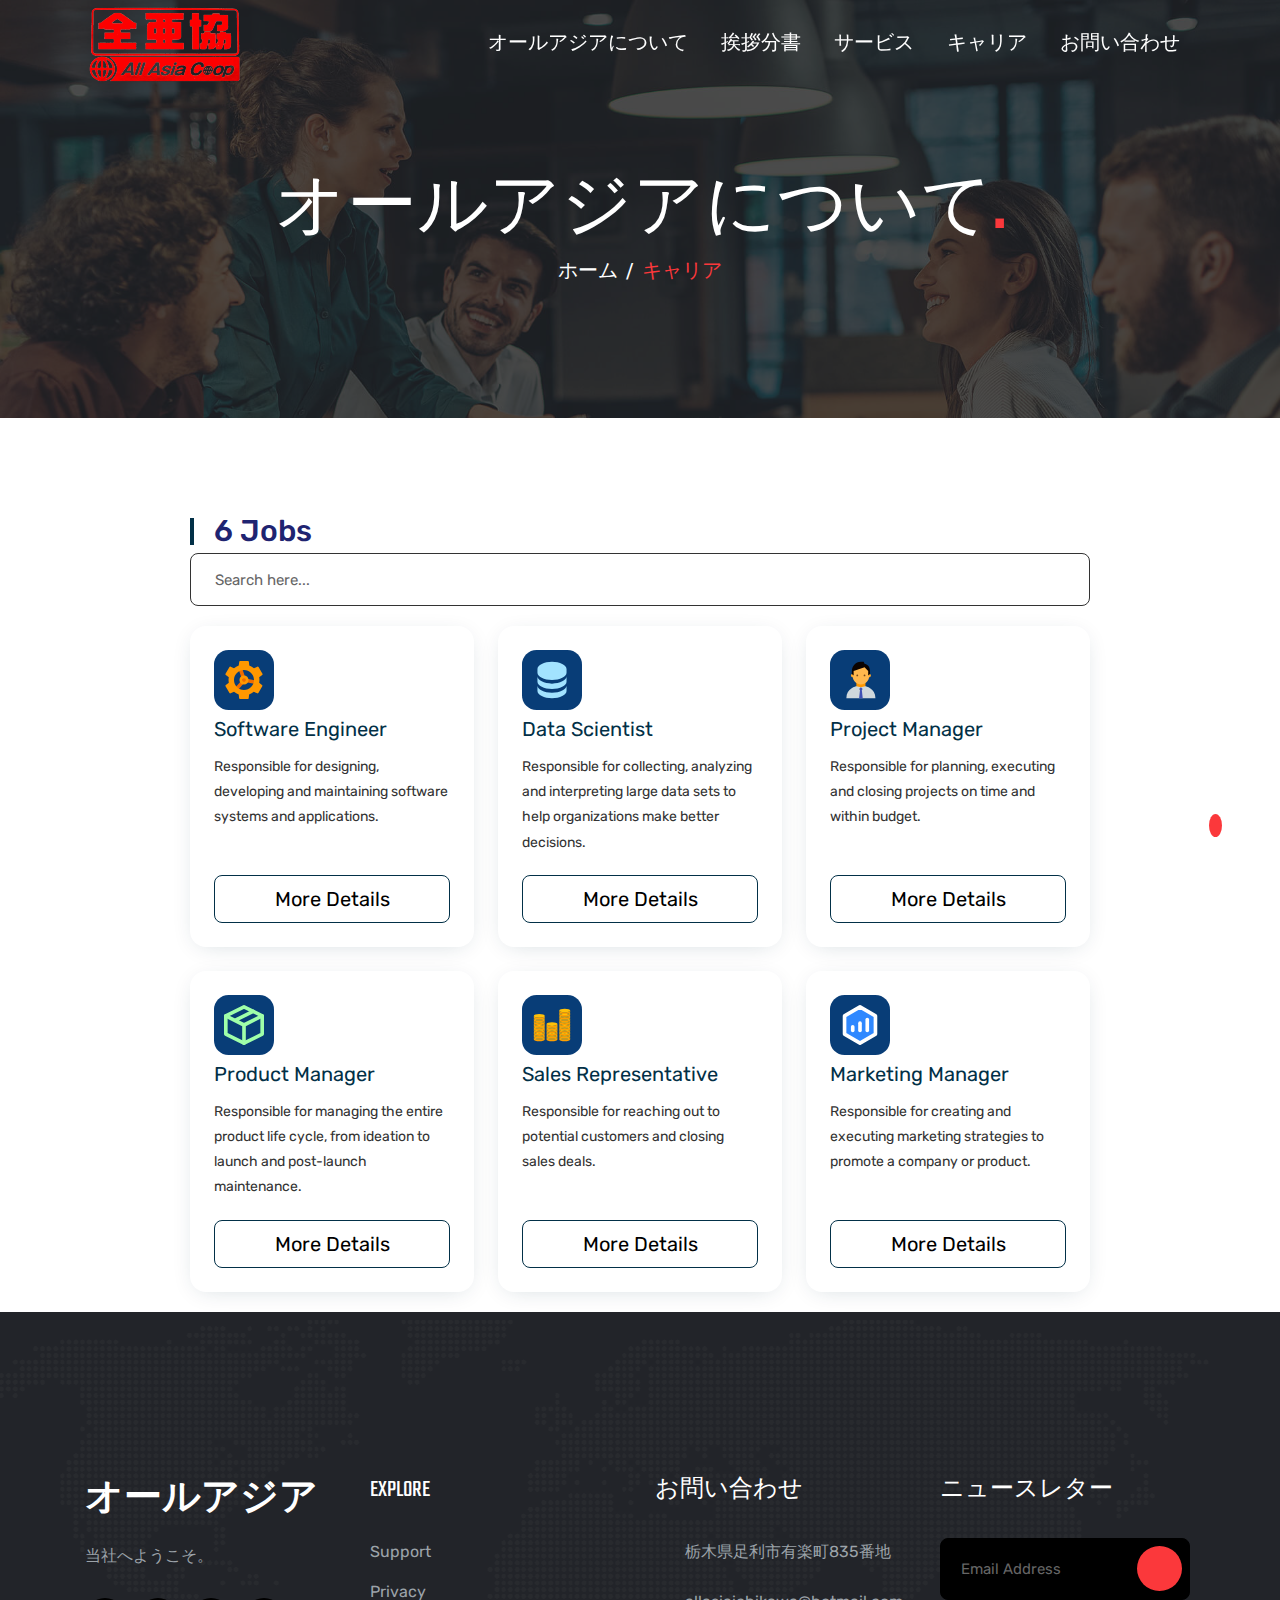
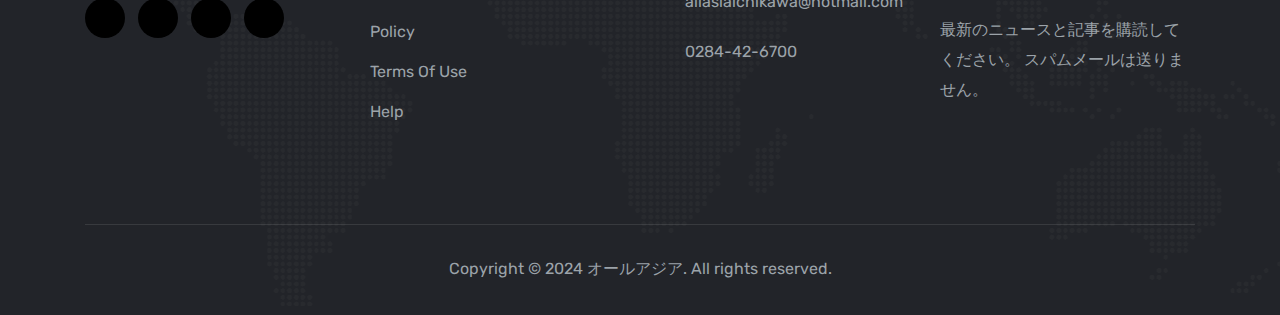
<file: career.html>
<!DOCTYPE html>
<html lang="en">
<head>
   <meta charset="UTF-8">
   <meta name="viewport" content="width=device-width, initial-scale=1.0">
   <meta http-equiv="X-UA-Compatible" content="ie=edge">
   <link rel="shortcut icon" href="img/softoweb.png">
   <!-- GOOGLE FONTS CDN LINK -->
   <link rel="preconnect" href="https://fonts.gstatic.com">
   <link href="https://fonts.googleapis.com/css2?family=Rubik:wght@300;400;500;600;700;800&family=Teko:wght@400;500;600;700&display=swap" rel="stylesheet">
   <!-- CSS LINK -->
   <link rel="stylesheet" href="css/bootstrap.css">
   <!-- AOS ANIAMATION PLUGIN -->
   <link rel="stylesheet" href="css/animate.css">
   <!-- OWL CAROUSEL PLUGIN -->
   <link rel="stylesheet" href="css/owl.carousel.min.css">
   <link rel="stylesheet" href="css/owl.theme.default.min.css">
   <!-- MAGNIFIC POPUP PLUGIN -->
   <link rel="stylesheet" href="css/magnific-popup.css">
   <link rel="stylesheet" href="css/custom.css">
   <link rel="preconnect" href="https://fonts.googleapis.com" />
   <link rel="preconnect" href="https://fonts.gstatic.com" crossorigin />
   <link
     href="https://fonts.googleapis.com/css2?family=Rubik:wght@400;700&display=swap"
     rel="stylesheet"
   />
   <link rel="stylesheet" href="css/style.css" />
   <title>オールアジア</title>
</head>


   <!-- ======================================== NAVIGRATION ======================================== -->
   <nav id="navigration" class="navbar fixed-top p-0">
      <div class="container">
         <!-- <a class="logo" href="#"><img src="img/logo.png" alt=""></a> -->
         <a href="index.html" class="logo"><img src="./img/logo1.png" alt=""></a>
         <div class="sidenav">
            <div class="header">
               <a class="logo d-lg-none" href="#">オールアジア</a>
               <a href="#" class="d-lg-none" id="showsidenav"><img src="img/icon/letter-x.png" alt=""> </a>
            </div>
            <ul class="mb-0">
               <li class="nav-item"><a class="nav-link" href="about.html"><span>オールアジアについて</span></a></li>
               <li class="nav-item"><a class="nav-link" href="greeting.html"><span>挨拶分書</span></a></li>
               <li class="nav-item"><a class="nav-link" href="service.html"><span>サービス</span></a></li>
               <li class="nav-item"><a class="nav-link" href="career.html">キャリア</a></li>
               <li class="nav-item"><a class="nav-link" href="contact.html">お問い合わせ</a></li>
            </ul>
         </div>
         <div id="hamburger" class="d-lg-none">
            <img src="img/icon/menu.png" class="img01" alt="">
         </div>
      </div>
   </nav>



   <!-- ======================================== PAGE HEADER ======================================== -->
   <section id="pageHeader">
      <div class="overlay">
         <div class="container">
            <div class="row">
               <div class="col">
                  <div class="txt text-center">
                     <div class="sec-header">
                        <h2>オールアジアについて<span>.</span></h2>
                        <p><a href="index.html">ホーム</a> <span>/</span> キャリア</p>
                     </div>
                  </div>
               </div>
            </div>
         </div>
      </div>
   </section>





   <!-- ======================================== CAREER SECTION ======================================== -->
    <body>
        <div class="jobs-list-container">
        <h2>5 Jobs</h2>

        <input class="job-search" type="text" placeholder="Search here..." />

        <div class="jobs"></div>
        </div>

        <script src="js/career.js"></script>
    </body>

    <!-- ======================================== FOOTER SECTION ======================================== -->
   <section id="footerSection">
    <div class="container">
       <div class="row">
          <div class="col-lg-3 col-md-6 mb-5 mb-lg-0">
             <div class="footer-box">
                <a href="#" class="logo">オールアジア</a>
                <p class="about">当社へようこそ。</p>
                <div class="social-links">
                   <a href="#"><i class="fab fa-facebook"></i></a>
                   <a href="#"><i class="fab fa-twitter"></i></a>
                   <a href="#"><i class="fab fa-instagram"></i></a>
                   <a href="#" class="mr-0"><i class="fab fa-github"></i></a>
                </div>
             </div>
          </div>
          <div class="col-lg-3 col-md-6 mb-5 mb-lg-0">
             <div class="footer-box box2">
                <p class="title">EXPLORE</p>
                <ul>
                   <li><a href="#">Support</a></li>
                   <li><a href="#">Privacy</a></li>
                   <li><a href="#">Policy</a></li>
                   <li><a href="#">Terms Of Use</a></li>
                   <li class="mb-0"><a href="#">Help</a></li>
                </ul>
             </div>
          </div>
          <div class="col-lg-3 col-md-6 mb-5 mb-md-0">
             <div class="footer-box box3">
                <p class="title">お問い合わせ</p>
                <div class="icon-box">
                   <div class="icon">
                      <i class="fal fa-map-marker-alt"></i>
                   </div>
                   <div class="txt">
                      <span>栃木県足利市有楽町835番地</span>
                   </div>
                </div>
                <div class="icon-box">
                   <div class="icon">
                      <i class="fal fa-envelope"></i>
                   </div>
                   <div class="txt">
                      <span>allasiaichikawa@hotmail.com</span>
                   </div>
                </div>
                <div class="icon-box mb-0">
                   <div class="icon">
                      <i class="fal fa-phone-alt"></i>
                   </div>
                   <div class="txt">
                      <span>0284-42-6700</span>
                   </div>
                </div>
             </div>
          </div>
          <div class="col-lg-3 col-md-6">
             <div class="footer-box box4">
                <p class="title">ニュースレター</p>
                <form>
                   <div class="form-group">
                      <input type="email" class="form-control" placeholder="Email Address">
                   </div>
                   <button type="submit" class="btn" name="button"><i class="fal fa-envelope"></i></button>
                </form>
                <span>最新のニュースと記事を購読してください。 スパムメールは送りません。</span>
             </div>
          </div>
       </div>
       <div class="copy-right">
          <div class="row">
             <div class="col">
                <span>Copyright © 2024 オールアジア. All rights reserved.</span>
             </div>
          </div>
       </div>
    </div>
 </section>


 <!-- ======================================== SCROLL TO TOP ICON ======================================== -->
 <a href="#" class="scroll-up">
    <i class="fal fa-chevron-up"></i>
 </a>


 <script src="js/jquery.min.js"></script>
 <script src="js/bootstrap.min.js"></script>
 <script src="js/popper.min.js"></script>
 <script src="js/font-awesome-pro.js"></script>
 <!-- SCROLL ANIAMATION Plugin -->
 <script src="js/wow.min.js"></script>
 <!-- MIXIT UP Plugin -->
 <script src="js/mixitup.min.js"></script>
 <!-- MAGNIFIC POPUP Plugin -->
 <script src="js/jquery.magnific-popup.min.js"></script>
 <!-- CounterUp Plugin -->
 <script src="js/jquery.counterup.min.js"></script>
 <script src="js/jquery.waypoints.min.js"></script>
 <!-- OWL CAROUSEL Plugin -->
 <script src="js/owl.carousel.min.js"></script>
 <script src="js/custom.js"></script>
 <script>






 </script>
</body>
</html>
</file>
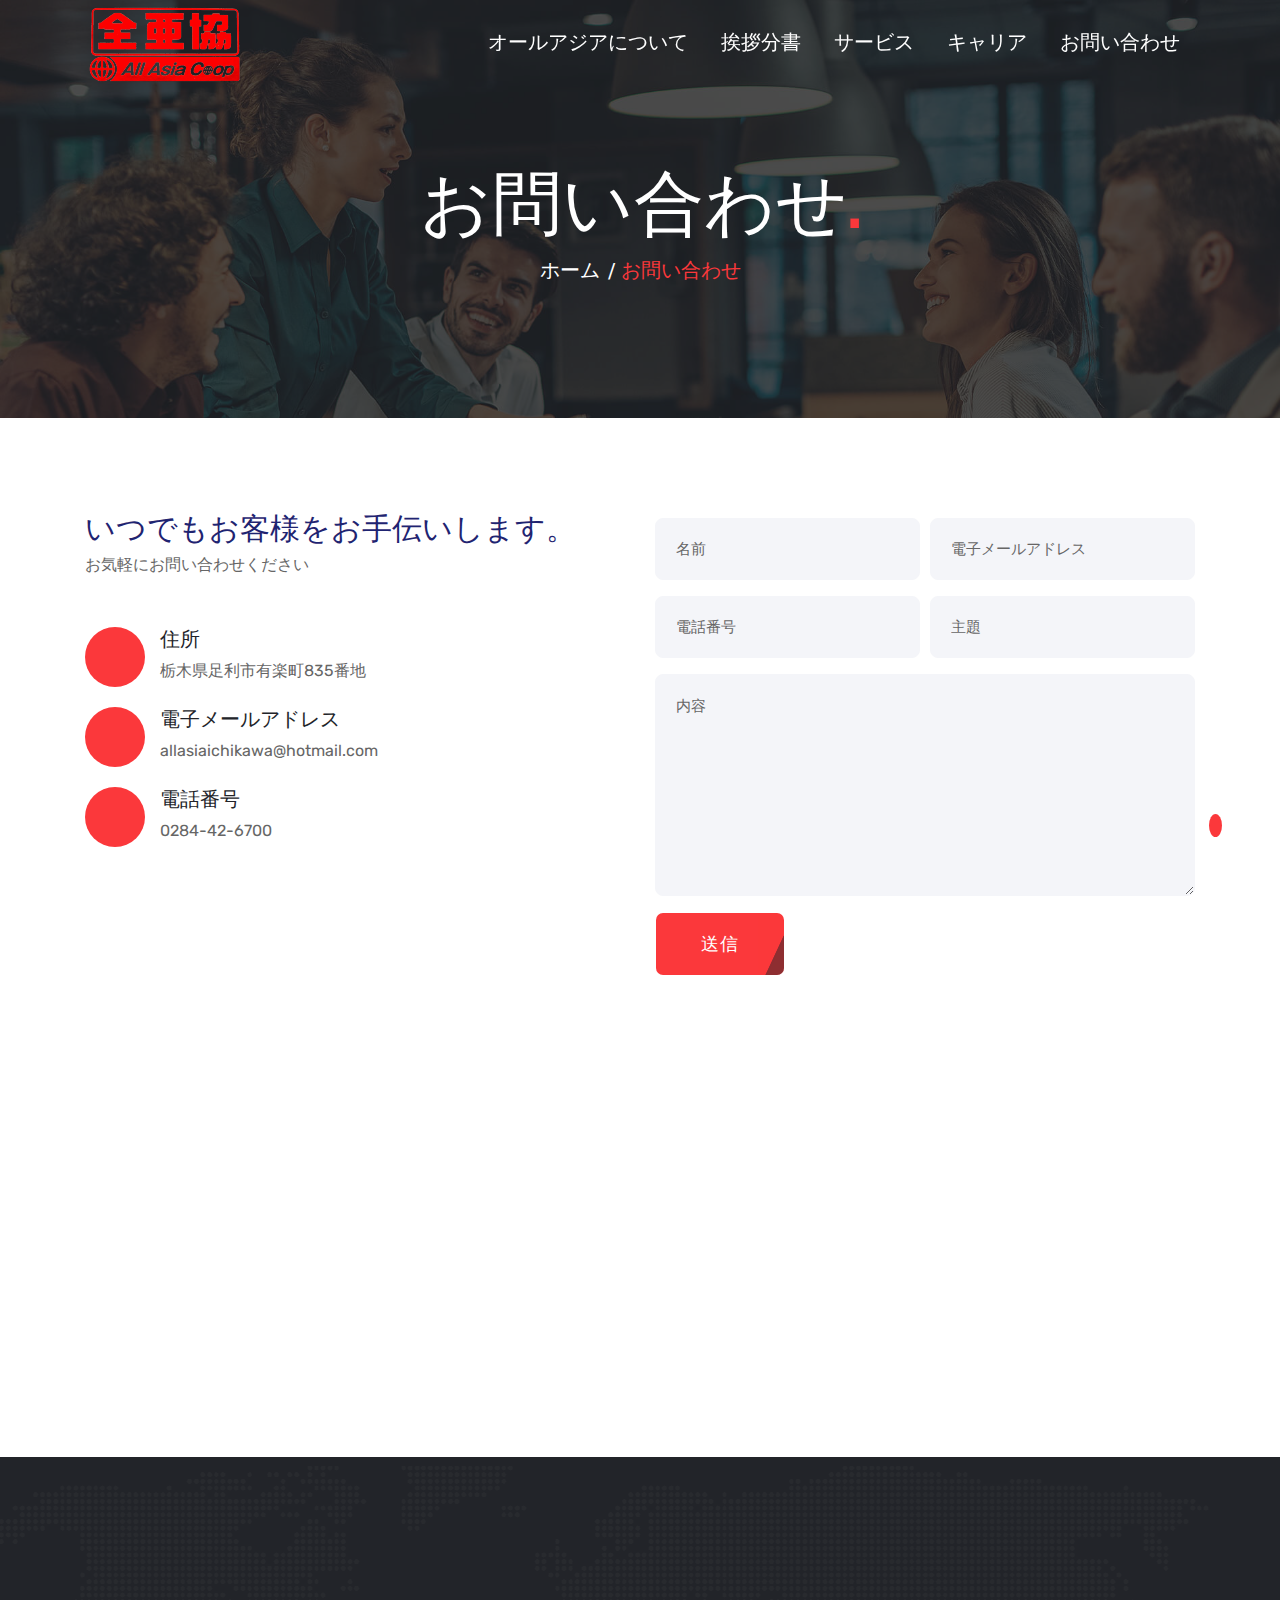
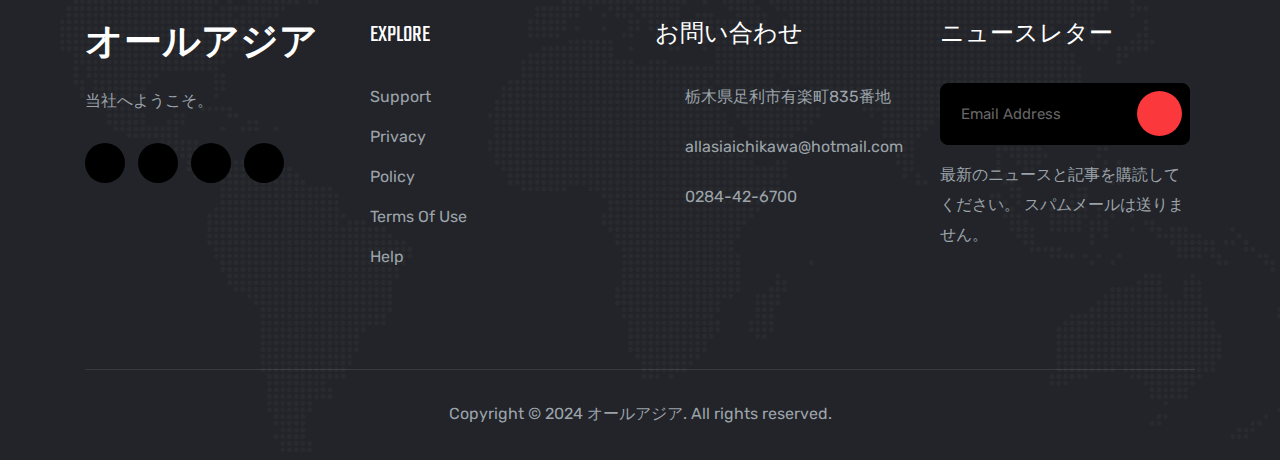
<file: contact.html>
<!DOCTYPE html>
<html lang="en">
<head>
   <meta charset="UTF-8">
   <meta name="viewport" content="width=device-width, initial-scale=1.0">
   <meta http-equiv="X-UA-Compatible" content="ie=edge">
   <link rel="shortcut icon" href="img/softoweb.png">
   <!-- GOOGLE FONTS CDN LINK -->
   <link rel="preconnect" href="https://fonts.gstatic.com">
   <link href="https://fonts.googleapis.com/css2?family=Rubik:wght@300;400;500;600;700;800&family=Teko:wght@400;500;600;700&display=swap" rel="stylesheet">
   <!-- CSS LINK -->
   <link rel="stylesheet" href="css/bootstrap.css">
   <!-- AOS ANIAMATION PLUGIN -->
   <link rel="stylesheet" href="css/animate.css">
   <!-- OWL CAROUSEL PLUGIN -->
   <link rel="stylesheet" href="css/owl.carousel.min.css">
   <link rel="stylesheet" href="css/owl.theme.default.min.css">
   <!-- MAGNIFIC POPUP PLUGIN -->
   <link rel="stylesheet" href="css/magnific-popup.css">
   <link rel="stylesheet" href="css/custom.css">
   <title>オールアジア</title>
</head>
<body>



   <!-- ======================================== NAVIGRATION ======================================== -->
   <nav id="navigration" class="navbar fixed-top p-0">
      <div class="container">
         <!-- <a class="logo" href="#"><img src="img/logo.png" alt=""></a> -->
         <a href="index.html" class="logo"><img src="./img/logo1.png" alt=""></a>
         <div class="sidenav">
            <div class="header">
               <a class="logo d-lg-none" href="#">オールアジア</a>
               <a href="#" class="d-lg-none" id="showsidenav"><img src="img/icon/letter-x.png" alt=""> </a>
            </div>
            <ul class="mb-0">
               <li class="nav-item"><a class="nav-link" href="about.html"><span>オールアジアについて</span></a></li>
               <li class="nav-item"><a class="nav-link" href="greeting.html"><span>挨拶分書</span></a></li>
               <li class="nav-item"><a class="nav-link" href="service.html"><span>サービス</span></a></li>
               <li class="nav-item"><a class="nav-link" href="career.html">キャリア</a></li>
               <li class="nav-item"><a class="nav-link" href="contact.html">お問い合わせ</a></li>
            </ul>
         </div>
         <div id="hamburger" class="d-lg-none">
            <img src="img/icon/menu.png" class="img01" alt="">
         </div>
      </div>
   </nav>



   <!-- ======================================== PAGE HEADER ======================================== -->
   <section id="pageHeader">
      <div class="overlay">
         <div class="container">
            <div class="row">
               <div class="col">
                  <div class="txt text-center">
                     <div class="sec-header">
                        <h2>お問い合わせ<span>.</span></h2>
                        <p><a href="index.html">ホーム</a> <span>/</span>お問い合わせ</p>
                     </div>
                  </div>
               </div>
            </div>
         </div>
      </div>
   </section>





   <!-- ======================================== お問い合わせ SECTION ======================================== -->
   <section id="contactSection">
      <div class="container">
         <div class="row">
            <div class="col-lg-6 mb-5 mb-lg-0">
               <div class="part1">
                  <div class="sec-header">
                     <h4>いつでもお客様をお手伝いします。</h4>
                     <p>お気軽にお問い合わせください</p>
                  </div>
                  <div class="icon-box wow fadeInLeftBig" data-wow-duration="1.5s">
                     <div class="icon">
                        <i class="fal fa-map-marker-alt"></i>
                     </div>
                     <div class="txt">
                        <p>住所</p>
                        <span>栃木県足利市有楽町835番地</span>
                     </div>
                  </div>
                  <div class="icon-box wow fadeInLeftBig" data-wow-duration="1.5s">
                     <div class="icon">
                        <i class="fal fa-envelope"></i>
                     </div>
                     <div class="txt">
                        <p>電子メールアドレス</p>
                        <span>allasiaichikawa@hotmail.com</span>
                     </div>
                  </div>
                  <div class="icon-box mb-0 wow fadeInLeftBig" data-wow-duration="1.5s">
                     <div class="icon">
                        <i class="fal fa-phone-alt"></i>
                     </div>
                     <div class="txt">
                        <p>電話番号</p>
                        <span>0284-42-6700</span>
                     </div>
                  </div>
               </div>
            </div>
            <div class="col-lg-6">
               <form class="wow fadeInUpBig" data-wow-duration="1.5s">
                  <div class="form-row">
                     <div class="form-group col-md-6">
                        <input type="text" class="form-control" placeholder="名前">
                     </div>
                     <div class="form-group col-md-6">
                        <input type="email" class="form-control" placeholder="電子メールアドレス">
                     </div>
                     <div class="form-group col-md-6">
                        <input type="number" class="form-control" placeholder="電話番号">
                     </div>
                     <div class="form-group col-md-6">
                        <input type="text" class="form-control" placeholder="主題">
                     </div>
                     <div class="form-group col-12">
                        <textarea class="form-control" rows="8" cols="80" placeholder="内容"></textarea>
                     </div>
                  </div>
                  <button type="submit" class="btn layer-btn">送信</button>
               </form>
            </div>
         </div>
      </div>
   </section>



   <section id="googleMap">
      <div class="container">
         <div class="row">
            <div class="col">
               <iframe src="https://www.google.com/maps/embed?pb=!1m18!1m12!1m3!1d3213.7927285932765!2d139.45513807651682!3d36.34157297238143!2m3!1f0!2f0!3f0!3m2!1i1024!2i768!4f13.1!3m3!1m2!1s0x601f223b5c893a65%3A0xece29017ef5602a3!2s835%20Y%C5%ABrakuch%C5%8D%2C%20Ashikaga%2C%20Tochigi%20326-0801!5e0!3m2!1sen!2sjp!4v1713762903778!5m2!1sen!2sjp" width="600" height="450" style="border:0;" allowfullscreen="" loading="lazy" referrerpolicy="no-referrer-when-downgrade"></iframe>
            </div>
         </div>
      </div>
   </section>



   <!-- ======================================== FOOTER SECTION ======================================== -->
   <section id="footerSection">
      <div class="container">
         <div class="row">
            <div class="col-lg-3 col-md-6 mb-5 mb-lg-0">
               <div class="footer-box">
                  <a href="#" class="logo">オールアジア</a>
                  <p class="about">当社へようこそ。</p>
                  <div class="social-links">
                     <a href="#"><i class="fab fa-facebook"></i></a>
                     <a href="#"><i class="fab fa-twitter"></i></a>
                     <a href="#"><i class="fab fa-instagram"></i></a>
                     <a href="#" class="mr-0"><i class="fab fa-github"></i></a>
                  </div>
               </div>
            </div>
            <div class="col-lg-3 col-md-6 mb-5 mb-lg-0">
               <div class="footer-box box2">
                  <p class="title">EXPLORE</p>
                  <ul>
                     <li><a href="#">Support</a></li>
                     <li><a href="#">Privacy</a></li>
                     <li><a href="#">Policy</a></li>
                     <li><a href="#">Terms Of Use</a></li>
                     <li class="mb-0"><a href="#">Help</a></li>
                  </ul>
               </div>
            </div>
            <div class="col-lg-3 col-md-6 mb-5 mb-md-0">
               <div class="footer-box box3">
                  <p class="title">お問い合わせ</p>
                  <div class="icon-box">
                     <div class="icon">
                        <i class="fal fa-map-marker-alt"></i>
                     </div>
                     <div class="txt">
                        <span>栃木県足利市有楽町835番地</span>
                     </div>
                  </div>
                  <div class="icon-box">
                     <div class="icon">
                        <i class="fal fa-envelope"></i>
                     </div>
                     <div class="txt">
                        <span>allasiaichikawa@hotmail.com</span>
                     </div>
                  </div>
                  <div class="icon-box mb-0">
                     <div class="icon">
                        <i class="fal fa-phone-alt"></i>
                     </div>
                     <div class="txt">
                        <span>0284-42-6700</span>
                     </div>
                  </div>
               </div>
            </div>
            <div class="col-lg-3 col-md-6">
               <div class="footer-box box4">
                  <p class="title">ニュースレター</p>
                  <form>
                     <div class="form-group">
                        <input type="email" class="form-control" placeholder="Email Address">
                     </div>
                     <button type="submit" class="btn" name="button"><i class="fal fa-envelope"></i></button>
                  </form>
                  <span>最新のニュースと記事を購読してください。 スパムメールは送りません。</span>
               </div>
            </div>
         </div>
         <div class="copy-right">
            <div class="row">
               <div class="col">
                  <span>Copyright © 2024 オールアジア. All rights reserved.</span>
               </div>
            </div>
         </div>
      </div>
   </section>


   <!-- ======================================== SCROLL TO TOP ICON ======================================== -->
   <a href="#" class="scroll-up">
      <i class="fal fa-chevron-up"></i>
   </a>


   <script src="js/jquery.min.js"></script>
   <script src="js/bootstrap.min.js"></script>
   <script src="js/popper.min.js"></script>
   <script src="js/font-awesome-pro.js"></script>
   <!-- SCROLL ANIAMATION Plugin -->
   <script src="js/wow.min.js"></script>
   <!-- MIXIT UP Plugin -->
   <script src="js/mixitup.min.js"></script>
   <!-- MAGNIFIC POPUP Plugin -->
   <script src="js/jquery.magnific-popup.min.js"></script>
   <!-- CounterUp Plugin -->
   <script src="js/jquery.counterup.min.js"></script>
   <script src="js/jquery.waypoints.min.js"></script>
   <!-- OWL CAROUSEL Plugin -->
   <script src="js/owl.carousel.min.js"></script>
   <script src="js/custom.js"></script>
   <script>






   </script>
</body>
</html>
</file>
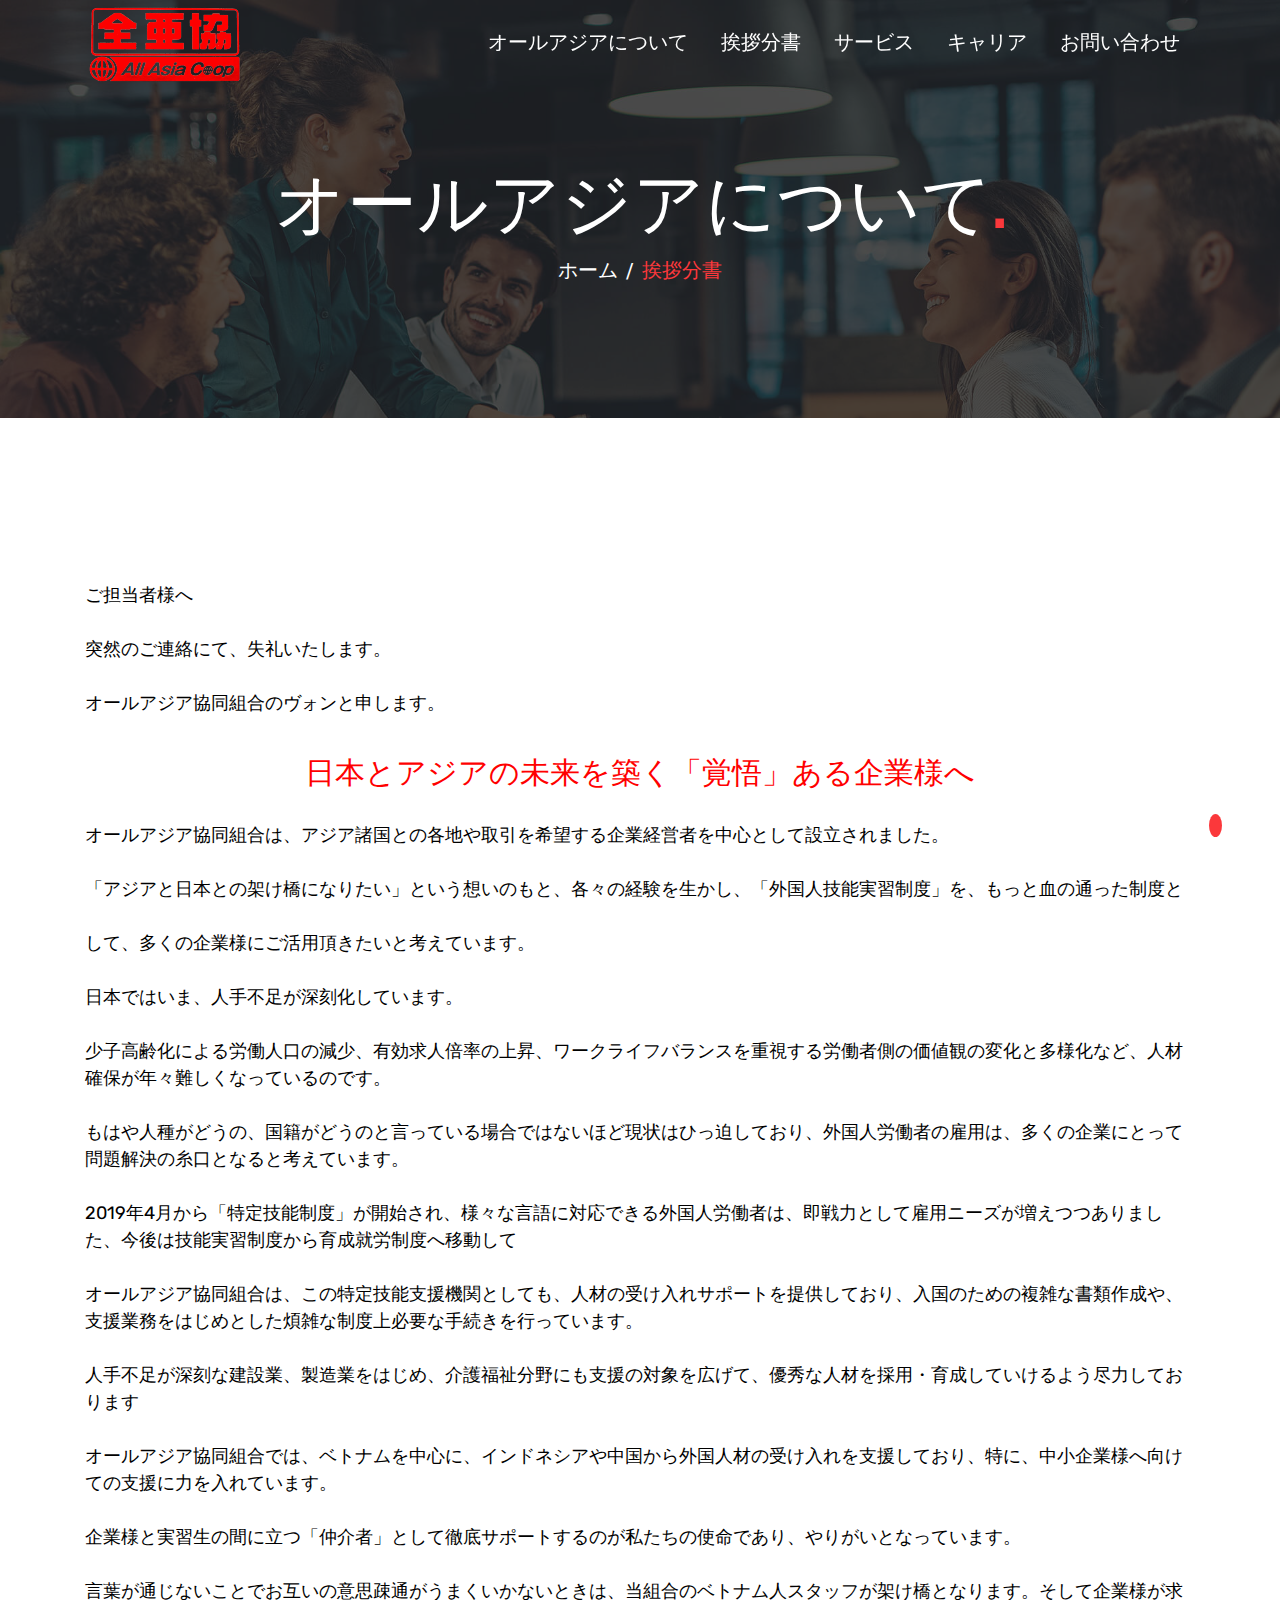
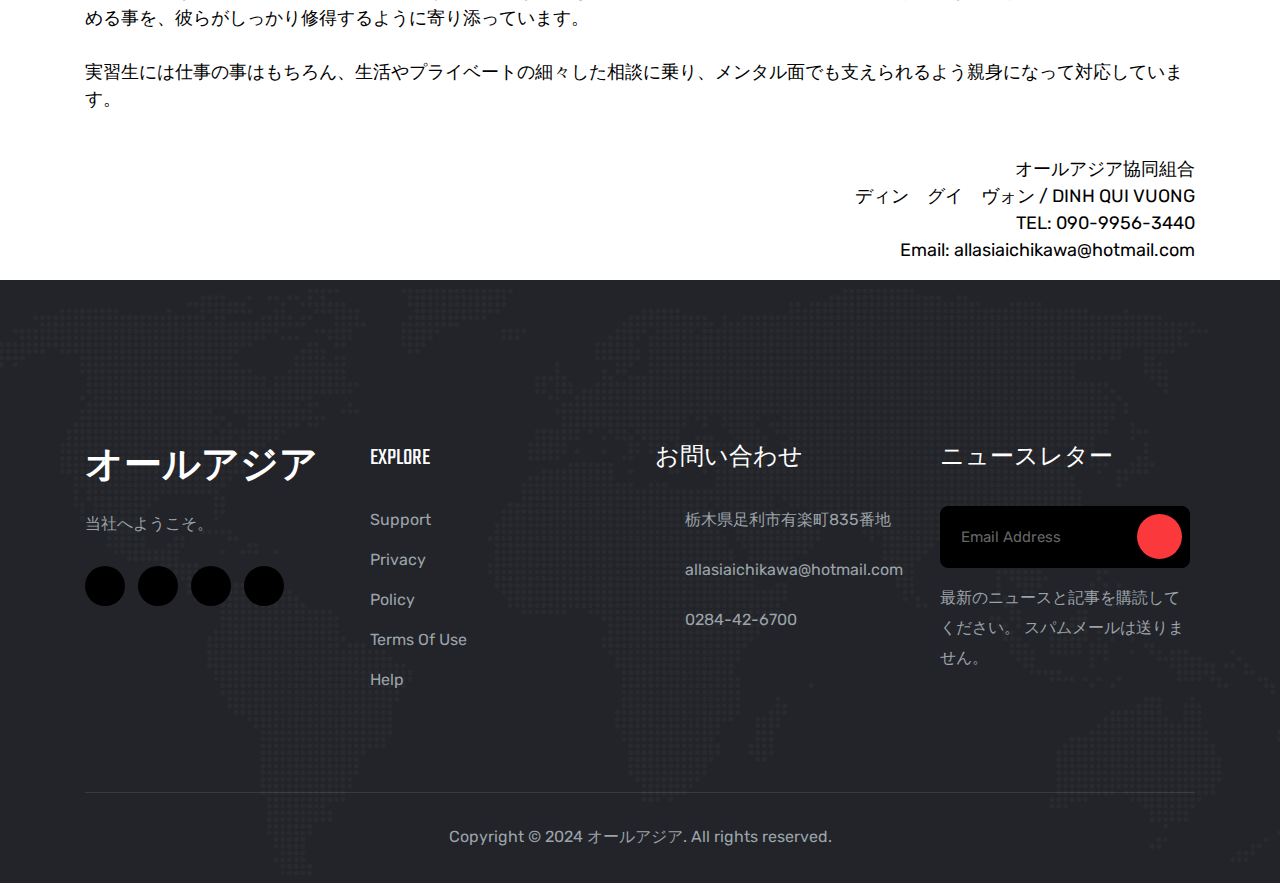
<file: greeting.html>
<!DOCTYPE html>
<html lang="en">
<head>
   <meta charset="UTF-8">
   <meta name="viewport" content="width=device-width, initial-scale=1.0">
   <meta http-equiv="X-UA-Compatible" content="ie=edge">
   <link rel="shortcut icon" href="img/softoweb.png">
   <!-- GOOGLE FONTS CDN LINK -->
   <link rel="preconnect" href="https://fonts.gstatic.com">
   <link href="https://fonts.googleapis.com/css2?family=Rubik:wght@300;400;500;600;700;800&family=Teko:wght@400;500;600;700&display=swap" rel="stylesheet">
   <!-- CSS LINK -->
   <link rel="stylesheet" href="css/bootstrap.css">
   <!-- AOS ANIAMATION PLUGIN -->
   <link rel="stylesheet" href="css/animate.css">
   <!-- OWL CAROUSEL PLUGIN -->
   <link rel="stylesheet" href="css/owl.carousel.min.css">
   <link rel="stylesheet" href="css/owl.theme.default.min.css">
   <!-- MAGNIFIC POPUP PLUGIN -->
   <link rel="stylesheet" href="css/magnific-popup.css">
   <link rel="stylesheet" href="css/custom.css">
   <title>オールアジア</title>
</head>
<body>



   <!-- ======================================== NAVIGRATION ======================================== -->
   <nav id="navigration" class="navbar fixed-top p-0">
      <div class="container">
         <!-- <a class="logo" href="#"><img src="img/logo.png" alt=""></a> -->
         <a href="index.html" class="logo"><img src="./img/logo1.png" alt=""></a>
         <div class="sidenav">
            <div class="header">
               <a class="logo d-lg-none" href="#">オールアジア</a>
               <a href="#" class="d-lg-none" id="showsidenav"><img src="img/icon/letter-x.png" alt=""> </a>
            </div>
            <ul class="mb-0">
               <li class="nav-item"><a class="nav-link" href="about.html"><span>オールアジアについて</span></a></li>
               <li class="nav-item"><a class="nav-link" href="greeting.html"><span>挨拶分書</span></a></li>
               <li class="nav-item"><a class="nav-link" href="service.html"><span>サービス</span></a></li>
               <li class="nav-item"><a class="nav-link" href="career.html">キャリア</a></li>
               <li class="nav-item"><a class="nav-link" href="contact.html">お問い合わせ</a></li>
            </ul>
         </div>
         <div id="hamburger" class="d-lg-none">
            <img src="img/icon/menu.png" class="img01" alt="">
         </div>
      </div>
   </nav>



   <!-- ======================================== PAGE HEADER ======================================== -->
   <section id="pageHeader">
      <div class="overlay">
         <div class="container">
            <div class="row">
               <div class="col">
                  <div class="txt text-center">
                     <div class="sec-header">
                        <h2>オールアジアについて<span>.</span></h2>
                        <p><a href="index.html">ホーム</a> <span>/</span> 挨拶分書</p>
                     </div>
                  </div>
               </div>
            </div>
         </div>
      </div>
   </section>





   <!-- ======================================== GREETING SECTION ======================================== -->
   <body>
        <div class="about-area">
            <div class="container">
                <div class="row">
                    <div class="col">
                       <div class="txt text-left">
                            <div class="about-text">
                                <p>
                                    ご担当者様へ<br><br>
                                    突然のご連絡にて、失礼いたします。<br><br>
                                    オールアジア協同組合のヴォンと申します。<br><br>
                                </p>
                            </div>
                       </div>
                       <div class="txt text-center">
                            <div class="about-text">
                                <h4>日本とアジアの未来を築く「覚悟」ある企業様へ<br><br></h4>
                        </div>
                       <div class="txt text-left">
                            <div class="about-text">
                                <p>オールアジア協同組合は、アジア諸国との各地や取引を希望する企業経営者を中心として設立されました。<br><br>
                                    「アジアと日本との架け橋になりたい」という想いのもと、各々の経験を生かし、「外国人技能実習制度」を、もっと血の通った制度と<br><br>
                                    して、多くの企業様にご活用頂きたいと考えています。<br><br>
                                    
                                    日本ではいま、人手不足が深刻化しています。<br><br>
                                    少子高齢化による労働人口の減少、有効求人倍率の上昇、ワークライフバランスを重視する労働者側の価値観の変化と多様化など、人材確保が年々難しくなっているのです。<br><br>
                                    
                                    もはや人種がどうの、国籍がどうのと言っている場合ではないほど現状はひっ迫しており、外国人労働者の雇用は、多くの企業にとって問題解決の糸口となると考えています。<br><br>
                                    
                                    2019年4月から「特定技能制度」が開始され、様々な言語に対応できる外国人労働者は、即戦力として雇用ニーズが増えつつありました、今後は技能実習制度から育成就労制度へ移動して<br><br>
                                    オールアジア協同組合は、この特定技能支援機関としても、人材の受け入れサポートを提供しており、入国のための複雑な書類作成や、支援業務をはじめとした煩雑な制度上必要な手続きを行っています。<br><br>
                                    
                                    人手不足が深刻な建設業、製造業をはじめ、介護福祉分野にも支援の対象を広げて、優秀な人材を採用・育成していけるよう尽力しております<br><br>
                                    オールアジア協同組合では、ベトナムを中心に、インドネシアや中国から外国人材の受け入れを支援しており、特に、中小企業様へ向けての支援に力を入れています。<br><br>
                                    企業様と実習生の間に立つ「仲介者」として徹底サポートするのが私たちの使命であり、やりがいとなっています。<br><br>
                                    言葉が通じないことでお互いの意思疎通がうまくいかないときは、当組合のベトナム人スタッフが架け橋となります。そして企業様が求める事を、彼らがしっかり修得するように寄り添っています。<br><br>
                                    実習生には仕事の事はもちろん、生活やプライベートの細々した相談に乗り、メンタル面でも支えられるよう親身になって対応しています。<br><br>
                                </p>
                            </div>
                       </div>
                       <div class="txt text-right">
                        <div class="about-text">
                                <p>
                                    オールアジア協同組合<br>
                                    ディン　グイ　ヴォン / DINH QUI VUONG<br>
                                    TEL: 090-9956-3440<br>
                                    Email: allasiaichikawa@hotmail.com<br>
                                </p>
                            </div>
                    </div>
                    </div>
                 </div>
            </div>
        </div>
    </body>



   <!-- ======================================== FOOTER SECTION ======================================== -->
   <section id="footerSection">
      <div class="container">
         <div class="row">
            <div class="col-lg-3 col-md-6 mb-5 mb-lg-0">
               <div class="footer-box">
                  <a href="#" class="logo">オールアジア</a>
                  <p class="about">当社へようこそ。</p>
                  <div class="social-links">
                     <a href="#"><i class="fab fa-facebook"></i></a>
                     <a href="#"><i class="fab fa-twitter"></i></a>
                     <a href="#"><i class="fab fa-instagram"></i></a>
                     <a href="#" class="mr-0"><i class="fab fa-github"></i></a>
                  </div>
               </div>
            </div>
            <div class="col-lg-3 col-md-6 mb-5 mb-lg-0">
               <div class="footer-box box2">
                  <p class="title">EXPLORE</p>
                  <ul>
                     <li><a href="#">Support</a></li>
                     <li><a href="#">Privacy</a></li>
                     <li><a href="#">Policy</a></li>
                     <li><a href="#">Terms Of Use</a></li>
                     <li class="mb-0"><a href="#">Help</a></li>
                  </ul>
               </div>
            </div>
            <div class="col-lg-3 col-md-6 mb-5 mb-md-0">
               <div class="footer-box box3">
                  <p class="title">お問い合わせ</p>
                  <div class="icon-box">
                     <div class="icon">
                        <i class="fal fa-map-marker-alt"></i>
                     </div>
                     <div class="txt">
                        <span>栃木県足利市有楽町835番地</span>
                     </div>
                  </div>
                  <div class="icon-box">
                     <div class="icon">
                        <i class="fal fa-envelope"></i>
                     </div>
                     <div class="txt">
                        <span>allasiaichikawa@hotmail.com</span>
                     </div>
                  </div>
                  <div class="icon-box mb-0">
                     <div class="icon">
                        <i class="fal fa-phone-alt"></i>
                     </div>
                     <div class="txt">
                        <span>0284-42-6700</span>
                     </div>
                  </div>
               </div>
            </div>
            <div class="col-lg-3 col-md-6">
               <div class="footer-box box4">
                  <p class="title">ニュースレター</p>
                  <form>
                     <div class="form-group">
                        <input type="email" class="form-control" placeholder="Email Address">
                     </div>
                     <button type="submit" class="btn" name="button"><i class="fal fa-envelope"></i></button>
                  </form>
                  <span>最新のニュースと記事を購読してください。 スパムメールは送りません。</span>
               </div>
            </div>
         </div>
         <div class="copy-right">
            <div class="row">
               <div class="col">
                  <span>Copyright © 2024 オールアジア. All rights reserved.</span>
               </div>
            </div>
         </div>
      </div>
   </section>


   <!-- ======================================== SCROLL TO TOP ICON ======================================== -->
   <a href="#" class="scroll-up">
      <i class="fal fa-chevron-up"></i>
   </a>


   <script src="js/jquery.min.js"></script>
   <script src="js/bootstrap.min.js"></script>
   <script src="js/popper.min.js"></script>
   <script src="js/font-awesome-pro.js"></script>
   <!-- SCROLL ANIAMATION Plugin -->
   <script src="js/wow.min.js"></script>
   <!-- MIXIT UP Plugin -->
   <script src="js/mixitup.min.js"></script>
   <!-- MAGNIFIC POPUP Plugin -->
   <script src="js/jquery.magnific-popup.min.js"></script>
   <!-- CounterUp Plugin -->
   <script src="js/jquery.counterup.min.js"></script>
   <script src="js/jquery.waypoints.min.js"></script>
   <!-- OWL CAROUSEL Plugin -->
   <script src="js/owl.carousel.min.js"></script>
   <script src="js/custom.js"></script>
   <script>






   </script>
</body>
</html>
</file>
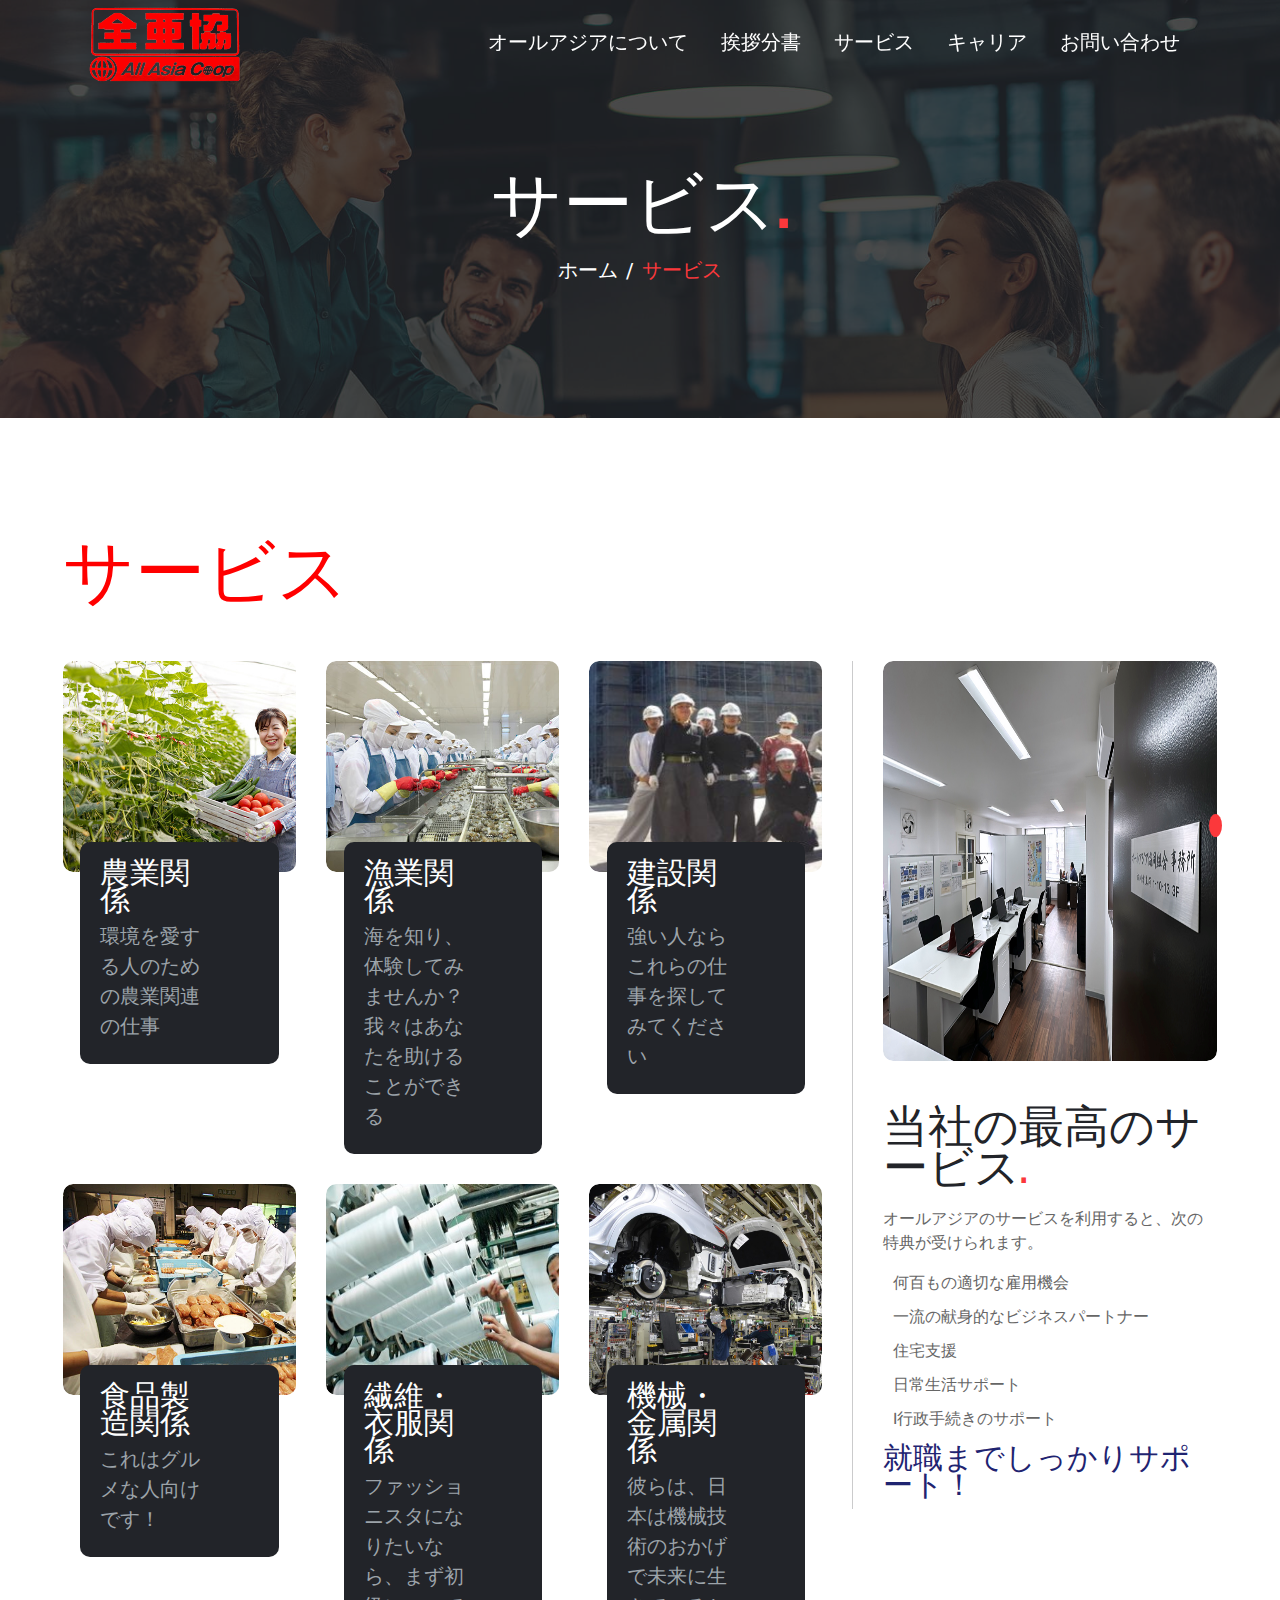
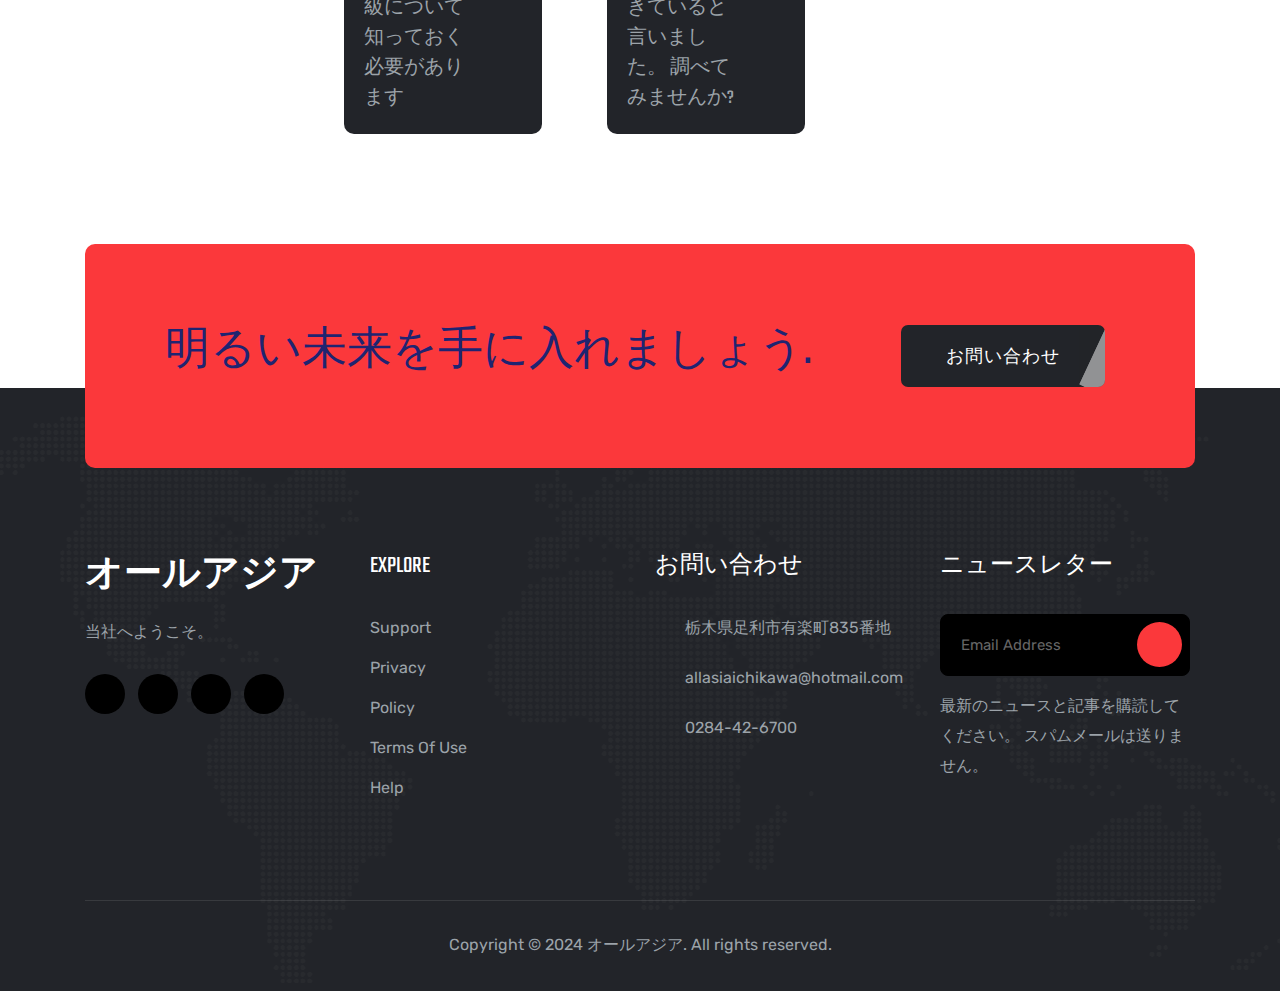
<file: service.html>
<!DOCTYPE html>
<html lang="en">
<head>
   <meta charset="UTF-8">
   <meta name="viewport" content="width=device-width, initial-scale=1.0">
   <meta http-equiv="X-UA-Compatible" content="ie=edge">
   <link rel="shortcut icon" href="img/softoweb.png">
   <!-- GOOGLE FONTS CDN LINK -->
   <link rel="preconnect" href="https://fonts.gstatic.com">
   <link href="https://fonts.googleapis.com/css2?family=Rubik:wght@300;400;500;600;700;800&family=Teko:wght@400;500;600;700&display=swap" rel="stylesheet">
   <!-- CSS LINK -->
   <link rel="stylesheet" href="css/bootstrap.css">
   <!-- AOS ANIAMATION PLUGIN -->
   <link rel="stylesheet" href="css/animate.css">
   <!-- OWL CAROUSEL PLUGIN -->
   <link rel="stylesheet" href="css/owl.carousel.min.css">
   <link rel="stylesheet" href="css/owl.theme.default.min.css">
   <!-- MAGNIFIC POPUP PLUGIN -->
   <link rel="stylesheet" href="css/magnific-popup.css">
   <link rel="stylesheet" href="css/custom.css">
   <title>オールアジア</title>
</head>
<body>



   <!-- ======================================== NAVIGRATION ======================================== -->
   <nav id="navigration" class="navbar fixed-top p-0">
      <div class="container">
         <!-- <a class="logo" href="#"><img src="img/logo.png" alt=""></a> -->
         <a href="index.html" class="logo"><img src="./img/logo1.png" alt=""></a>
         <div class="sidenav">
            <div class="header">
               <a class="logo d-lg-none" href="#">オールアジア</a>
               <a href="#" class="d-lg-none" id="showsidenav"><img src="img/icon/letter-x.png" alt=""> </a>
            </div>
            <ul class="mb-0">
               <li class="nav-item"><a class="nav-link" href="about.html"><span>オールアジアについて</span></a></li>
               <li class="nav-item"><a class="nav-link" href="greeting.html"><span>挨拶分書</span></a></li>
               <li class="nav-item"><a class="nav-link" href="career.html"><span>サービス</span></a></li>
               <li class="nav-item"><a class="nav-link" href="career.html">キャリア</a></li>
               <li class="nav-item"><a class="nav-link" href="contact.html">お問い合わせ</a></li>
            </ul>
         </div>
         <div id="hamburger" class="d-lg-none">
            <img src="img/icon/menu.png" class="img01" alt="">
         </div>
      </div>
   </nav>



   <!-- ======================================== PAGE HEADER ======================================== -->
   <section id="pageHeader">
      <div class="overlay">
         <div class="container">
            <div class="row">
               <div class="col">
                  <div class="txt text-center">
                     <div class="sec-header">
                        <h2>サービス<span>.</span></h2>
                        <p><a href="index.html">ホーム</a> <span>/</span> サービス</p>
                     </div>
                  </div>
               </div>
            </div>
         </div>
      </div>
   </section>



   <!-- ======================================== FEATURE DETAILS ======================================== -->
   <!-- <section id="featureDetails">
      <div class="container">
         <div class="row">
            <div class="col">
               <div class="img-box">
                  <img src="img/service01.jpg" alt="">
               </div>
               <div class="txt-box">
                  <h3>当社の最高のサービス<span>.</span></h3>
                  <p>Lorem ipsum dolor sit amet, consectetur adipisicing elit. Cupiditate maxime hic. Lorem ipsum dolor sit amet, consectetur adipisicing elit. Perspiciatis temporibus inventore molestiae facilis est, quis quas minima vitae nesciunt totam. Recusandae pariatur aperiam quia ea autem eligendi, itaque neque corrupti! Earum expedita deleniti ducimus voluptas quis similique molestias aperiam aliquam itaque voluptatum, possimus. Doloribus consectetur minima quidem vitae soluta earum.</p>
                  <p>Lorem ipsum dolor sit amet, consectetur adipisicing elit. Cumque magnam itaque nemo ducimus dolorum at, est doloribus qui pariatur expedita.</p>
                  <p>Lorem ipsum dolor sit amet, consectetur adipisicing elit. Cumque magnam itaque nemo ducimus dolorum at, est doloribus qui pariatur expedita.</p>
               </div>
            </div>
         </div>
      </div>
   </section> -->







   <!-- ======================================== SPECIAL FEATURE ======================================== -->
   <section id="specialFeature" class="specialFeature2 px-lg-5">
      <div class="container">
         <div class="row">
            <div class="col">
               <div class="sec-header">
                  <h2>サービス</h2>
               </div>
            </div>
         </div>
         <div class="row">
            <div class="col-md-8 ">
               <div class="row">
                  <div class="col-xl-4 col-md-6">
                     <div class="service-box">
                        <div class="img-box">
                           <img src="img/portfolio-1.jpg" alt="">
                        </div>
                        <div class="txt-box">
                           <h4>農業関係</h4>
                           <p>環境を愛する人のための農業関連の仕事</p>
                           <a href="career.html" class="btn font-btn"><i class="fal fa-chevron-right" aria-hidden="true"></i></a>
                        </div>
                     </div>
                  </div>
                  <div class="col-xl-4 col-md-6">
                     <div class="service-box">
                        <div class="img-box">
                           <img src="img/portfolio-2.jpg" alt="">
                        </div>
                        <div class="txt-box">
                           <h4>漁業関係</h4>
                           <p>海を知り、体験してみませんか？ 我々はあなたを助けることができる</p>
                           <a href="career.html" class="btn font-btn"><i class="fal fa-chevron-right" aria-hidden="true"></i></a>
                        </div>
                     </div>
                  </div>
                  <div class="col-xl-4 col-md-6">
                     <div class="service-box">
                        <div class="img-box">
                           <img src="img/portfolio-3.jpg" alt="">
                        </div>
                        <div class="txt-box">
                           <h4>建設関係</h4>
                           <p>強い人ならこれらの仕事を探してみてください</p>
                           <a href="career.html" class="btn font-btn"><i class="fal fa-chevron-right" aria-hidden="true"></i></a>
                        </div>
                     </div>
                  </div>
                  <div class="col-xl-4 col-md-6">
                     <div class="service-box">
                        <div class="img-box">
                           <img src="img/portfolio-4.jpg" alt="">
                        </div>
                        <div class="txt-box">
                           <h4>食品製造関係</h4>
                           <p>これはグルメな人向けです！</p>
                           <a href="career.html" class="btn font-btn"><i class="fal fa-chevron-right" aria-hidden="true"></i></a>
                        </div>
                     </div>
                  </div>
                  <div class="col-xl-4 col-md-6">
                     <div class="service-box">
                        <div class="img-box">
                           <img src="img/portfolio-5.jpg" alt="">
                        </div>
                        <div class="txt-box">
                           <h4>繊維・衣服関係</h4>
                           <p>ファッショニスタになりたいなら、まず初級について知っておく必要があります</p>
                           <a href="career.html" class="btn font-btn"><i class="fal fa-chevron-right" aria-hidden="true"></i></a>
                        </div>
                     </div>
                  </div>
                  <div class="col-xl-4 col-md-6">
                     <div class="service-box">
                        <div class="img-box">
                           <img src="img/portfolio-6.jpg" alt="">
                        </div>
                        <div class="txt-box">
                           <h4>機械・金属関係</h4>
                           <p>彼らは、日本は機械技術のおかげで未来に生きていると言いました。 調べてみませんか?</p>
                           <a href="career.html" class="btn font-btn"><i class="fal fa-chevron-right" aria-hidden="true"></i></a>
                        </div>
                     </div>
                  </div>
               </div>
            </div>
            <div class="col-md-4">
               <div id="featureDetails">
                  <div class="row">
                     <div class="col">
                        <div class="img-box">
                           <img src="img/company.png" alt="">
                        </div>
                        <div class="txt-box">
                           <h3>当社の最高のサービス<span>.</span></h3>
                           <p>オールアジアのサービスを利用すると、次の特典が受けられます。</p>
                           <ul>
                              <li><i class="fal fa-check"></i> 何百もの適切な雇用機会</li>
                              <li><i class="fal fa-check"></i> 一流の献身的なビジネスパートナー</li>
                              <li><i class="fal fa-check"></i> 住宅支援</li>
                              <li><i class="fal fa-check"></i> 日常生活サポート</li>
                              <li><i class="fal fa-check"></i> I行政手続きのサポート</li>
                           </ul>
                           <h4>就職までしっかりサポート！</h4>
                        </div>
                     </div>
                  </div>
               </div>
            </div>
         </div>
      </div>
   </section>





   <!-- ======================================== お問い合わせ AREA 2 ======================================== -->
   <section id="contactArea">
      <div class="container">
         <div class="contact-box">
            <div class="row">
               <div class="col-lg-9 mb-3 mb-lg-0">
                  <div class="sec-header">
                     <h3>明るい未来を手に入れましょう<span>.</span></h3>
                  </div>
               </div>
               <div class="col-lg-3">
                  <a href="contact.html" class="btn layer-btn">お問い合わせ</a>
               </div>
            </div>
         </div>
      </div>
   </section>



   <!-- ======================================== FOOTER SECTION ======================================== -->
   <section id="footerSection">
      <div class="container">
         <div class="row">
            <div class="col-lg-3 col-md-6 mb-5 mb-lg-0">
               <div class="footer-box">
                  <a href="#" class="logo">オールアジア</a>
                  <p class="about">当社へようこそ。</p>
                  <div class="social-links">
                     <a href="#"><i class="fab fa-facebook"></i></a>
                     <a href="#"><i class="fab fa-twitter"></i></a>
                     <a href="#"><i class="fab fa-instagram"></i></a>
                     <a href="#" class="mr-0"><i class="fab fa-github"></i></a>
                  </div>
               </div>
            </div>
            <div class="col-lg-3 col-md-6 mb-5 mb-lg-0">
               <div class="footer-box box2">
                  <p class="title">EXPLORE</p>
                  <ul>
                     <li><a href="#">Support</a></li>
                     <li><a href="#">Privacy</a></li>
                     <li><a href="#">Policy</a></li>
                     <li><a href="#">Terms Of Use</a></li>
                     <li class="mb-0"><a href="#">Help</a></li>
                  </ul>
               </div>
            </div>
            <div class="col-lg-3 col-md-6 mb-5 mb-md-0">
               <div class="footer-box box3">
                  <p class="title">お問い合わせ</p>
                  <div class="icon-box">
                     <div class="icon">
                        <i class="fal fa-map-marker-alt"></i>
                     </div>
                     <div class="txt">
                        <span>栃木県足利市有楽町835番地</span>
                     </div>
                  </div>
                  <div class="icon-box">
                     <div class="icon">
                        <i class="fal fa-envelope"></i>
                     </div>
                     <div class="txt">
                        <span>allasiaichikawa@hotmail.com</span>
                     </div>
                  </div>
                  <div class="icon-box mb-0">
                     <div class="icon">
                        <i class="fal fa-phone-alt"></i>
                     </div>
                     <div class="txt">
                        <span>0284-42-6700</span>
                     </div>
                  </div>
               </div>
            </div>
            <div class="col-lg-3 col-md-6">
               <div class="footer-box box4">
                  <p class="title">ニュースレター</p>
                  <form>
                     <div class="form-group">
                        <input type="email" class="form-control" placeholder="Email Address">
                     </div>
                     <button type="submit" class="btn" name="button"><i class="fal fa-envelope"></i></button>
                  </form>
                  <span>最新のニュースと記事を購読してください。 スパムメールは送りません。</span>
               </div>
            </div>
         </div>
         <div class="copy-right">
            <div class="row">
               <div class="col">
                  <span>Copyright © 2024 オールアジア. All rights reserved.</span>
               </div>
            </div>
         </div>
      </div>
   </section>


   <!-- ======================================== SCROLL TO TOP ICON ======================================== -->
   <a href="#" class="scroll-up">
      <i class="fal fa-chevron-up"></i>
   </a>


   <script src="js/jquery.min.js"></script>
   <script src="js/bootstrap.min.js"></script>
   <script src="js/popper.min.js"></script>
   <script src="js/font-awesome-pro.js"></script>
   <!-- SCROLL ANIAMATION Plugin -->
   <script src="js/wow.min.js"></script>
   <!-- MIXIT UP Plugin -->
   <script src="js/mixitup.min.js"></script>
   <!-- MAGNIFIC POPUP Plugin -->
   <script src="js/jquery.magnific-popup.min.js"></script>
   <!-- CounterUp Plugin -->
   <script src="js/jquery.counterup.min.js"></script>
   <script src="js/jquery.waypoints.min.js"></script>
   <!-- OWL CAROUSEL Plugin -->
   <script src="js/owl.carousel.min.js"></script>
   <script src="js/custom.js"></script>
   <script>

   </script>
</body>
</html>
</file>
<file: css/custom.css>
@import url('https://fonts.googleapis.com/css?family=Poppins:400,500,600,700&display=swap');
@import url('https://fonts.googleapis.com/css2?family=Ubuntu:wght@300&display=swap');
* {
  margin: 0;
  padding: 0;
  box-sizing: border-box; }

body {
  font-family: 'Rubik', sans-serif;
  font-family: 'Teko', sans-serif;
  color: #505489;
  font-size: 20px; }

h1, h2, h3, h4, h5 {
  font-weight: 700;
  color: #1f2471;
  line-height: .9; }

h1 {
  font-size: 120px; }

h2 {
  font-size: 70px;
  font-weight: 500; }

h3 {
  font-size: 45px;
  font-weight: 400; }

h4 {
  font-size: 30px;
  font-weight: 400; }

h5 {
  font-size: 25px;
  font-weight: 600; }

i {
  font-size: 16px;
  color: #999;
  transition: .4s; }

.font-btn {
  transition: .4s; }
  .font-btn span {
    font-weight: 500;
    color: #fb383b;
    font-size: 20px;
    position: relative;
    top: -16px; }
  .font-btn .fal {
    background: #fb383b;
    position: relative;
    overflow: hidden;
    font-weight: 500;
    color: #fff;
    height: 45px;
    width: 45px;
    border-radius: 50%;
    padding-top: 16px;
    font-size: 16px;
    margin-right: 5px; }
  .font-btn .fal:before {
    content: "\f054";
    font-family: "Font Awesome 5 Pro";
    font-size: 16px;
    position: absolute;
    left: -100%;
    transition: .4s; }
  .font-btn .fal:after {
    content: "\f054";
    font-family: "Font Awesome 5 Pro";
    font-size: 16px;
    position: absolute;
    left: 43%;
    transition: .4s; }

.font-btn:hover .fal:before {
  left: 43%; }

.font-btn:hover .fal:after {
  left: 157%; }

.layer-btn {
  position: relative;
  overflow: hidden;
  color: #fff;
  font-size: 18px;
  letter-spacing: 1px;
  border-radius: 8px;
  padding: 20px 45px 15px 45px;
  transition: .4s;
  z-index: 1; }

.layer-btn:hover {
  color: #fff; }

.layer-btn::after {
  content: "";
  position: absolute;
  top: 0px;
  left: 0px;
  width: 100%;
  height: 99.9%;
  background: #fb383b;
  z-index: -2; }

.layer-btn::before {
  content: "";
  position: absolute;
  top: -5px;
  left: 0px;
  background: #222429;
  opacity: .5;
  border: 1px solid #222429;
  width: 105%;
  height: 185%;
  transform: translateX(90%) rotate(25deg);
  transition: .4s; }

.layer-btn:hover:before {
  transform: translateX(0%);
  z-index: -1;
  opacity: 1; }

::-webkit-input-placeholder {
  font-size: 15px !important;
  color: #666 !important; }

.btn:focus {
  box-shadow: 0 0 0 0rem rgba(0, 123, 255, 0.25); }

.form-control {
  font-size: 13px;
  border: 1px solid #e3e3e3; }

.custom-select:focus,
.form-control:focus {
  box-shadow: none;
  border: 1px solid #fb383b; }

#navigration .logo {
  font-size: 38px;
  font-weight: bold;
  color: #fff;
  text-decoration: none; }

#navigration .header {
  position: relative; }
  #navigration .header #showsidenav {
    position: absolute;
    top: 15px;
    right: 15px; }
    #navigration .header #showsidenav img {
      width: 15px; }

#navigration .nav-item {
  list-style: none;
  display: inline-block; }
  #navigration .nav-item .nav-link {
    color: #fff;
    position: relative;
    font-weight: 500;
    font-size: 20px;
    line-height: 1;
    padding: 35px 15px;
    transition: .4s; }
    #navigration .nav-item .nav-link .fa-angle-down {
      color: #fff;
      margin-left: 2px;
      font-size: 13px;
      font-weight: 500; }

#navigration .nav-item:hover .nav-link {
  color: #fb383b; }

#navigration .nav-item:hover .fa-angle-down {
  color: #fb383b; }

#navigration .dropdown {
  cursor: pointer; }
  #navigration .dropdown .dropdown-menus {
    background: #fff;
    border-radius: 5px;
    border: 1px solid #000;
    position: absolute;
    margin-top: 0;
    padding: 5px 0px;
    min-width: 220px;
    border: none;
    border-radius: 8px;
    box-shadow: 0px 1px 40px 0px #0000001a;
    transition: .4s; }
    #navigration .dropdown .dropdown-menus .dropdown-item {
      padding: 8px 25px;
      color: #222429;
      font-weight: 500;
      background: none;
      position: relative;
      transition: .4s; }
      #navigration .dropdown .dropdown-menus .dropdown-item span {
        transition: .4s;
        font-size: 20px; }
      #navigration .dropdown .dropdown-menus .dropdown-item .fa-angle-right {
        float: right;
        position: relative;
        top: 8px;
        color: #222429;
        font-size: 13px;
        font-weight: 500; }
    #navigration .dropdown .dropdown-menus .dropdown-item:before {
      content: "";
      background: #fb383b;
      height: 1px;
      width: 0px;
      position: absolute;
      top: 20px;
      left: 25px;
      transition: .4s; }
    #navigration .dropdown .dropdown-menus .dropdown-item:hover:before {
      width: 10px; }
    #navigration .dropdown .dropdown-menus .dropdown-item:hover {
      background: #f5f5f5; }
      #navigration .dropdown .dropdown-menus .dropdown-item:hover span {
        margin-left: 15px;
        color: #fb383b; }

#navigration .collapse:not(.show) {
  display: block;
  opacity: 0;
  visibility: hidden;
  transition: .2s;
  z-index: -1; }

#navigration .dropdown:hover > .dropdown-menus {
  opacity: 1;
  visibility: visible;
  z-index: 1; }

#navigration .dropdown-2 {
  position: relative; }
  #navigration .dropdown-2 .dropdown-menus-2 {
    position: absolute;
    top: 0;
    min-width: 220px;
    right: -220px;
    background: #fff;
    border-radius: 8px;
    padding: 5px 0px;
    box-shadow: 0px 1px 40px 0px #0000001a;
    transition: .2s;
    display: block; }

#navigration .dropdown-2:hover > .dropdown-menus-2 {
  opacity: 1;
  visibility: visible;
  z-index: 1; }

#navigration .dropdown-2:hover > .dropdown-item {
  background: #f5f5f5; }
  #navigration .dropdown-2:hover > .dropdown-item .fal {
    color: #fb383b; }
  #navigration .dropdown-2:hover > .dropdown-item span {
    margin-left: 15px;
    color: #fb383b; }

#navigration .dropdown-2:hover > .dropdown-item:before {
  width: 10px; }

#navigration #hamburger {
  cursor: pointer;
  position: relative; }
  #navigration #hamburger img {
    transition: .4s; }
  #navigration #hamburger .img02 {
    position: absolute;
    right: 0;
    opacity: 0; }

#navigration #hamburger:hover .img02 {
  opacity: 1; }

#navigration .get-quote {
  padding: 0 20px;
  margin-top: 10px; }

.fixed-top {
  z-index: 5;
  transition: .4s; }

#homeSection {
  position: relative;
  margin-bottom: 100px; }
  #homeSection .slider-box {
    background: url(../img/home-bg.jpg);
    background-size: cover;
    background-position: center top;
    height: 100vh; }
    #homeSection .slider-box .overlay {
      background: rgba(34, 34, 34, 0.7);
      height: 100%; }
    #homeSection .slider-box .txt-box {
      height: 100vh;
      position: relative; }
      #homeSection .slider-box .txt-box .txt-area {
        position: absolute;
        top: 50%;
        transform: translateY(-50%); }
        #homeSection .slider-box .txt-box .txt-area p {
          color: #fff;
          font-size: 24px; }
        #homeSection .slider-box .txt-box .txt-area h1 {
          color: #fff;
          font-weight: 600;
          letter-spacing: 5px;
          line-height: .9;
          margin-bottom: 50px; }
  #homeSection .slider-box:before {
    content: "";
    position: absolute;
    height: 100%;
    width: 100%;
    top: 0;
    right: 0;
    background: url(../img/layer.png);
    background-repeat: no-repeat;
    background-position: right top; }
  #homeSection .slider-box2 {
    background: url(../img/home-bg01.jpg);
    background-size: cover;
    background-position: center center; }
  #homeSection .owl-carousel {
    position: relative;
    z-index: 0; }
  #homeSection .owl-dots {
    display: none; }
  #homeSection .owl-nav {
    display: block;
    position: absolute;
    top: 90%;
    right: 10%;
    transform: translate(-10%, -90%);
    transition: .4s; }
    #homeSection .owl-nav button {
      width: 50px;
      height: 50px;
      display: block;
      background: none;
      background: rgba(255, 255, 255, 0.2);
      border-radius: 100px;
      transition: .4s; }
    #homeSection .owl-nav button:hover {
      background: #fb383b;
      color: #fff; }
    #homeSection .owl-nav .owl-prev {
      margin-bottom: 15px; }
      #homeSection .owl-nav .owl-prev span {
        opacity: 0; }
    #homeSection .owl-nav .owl-next {
      float: right; }
      #homeSection .owl-nav .owl-next span {
        opacity: 0; }
    #homeSection .owl-nav .owl-prev::before,
    #homeSection .owl-nav .owl-next::before {
      font-size: 16px;
      text-align: center;
      color: rgba(255, 255, 255, 0.5);
      content: '\f053';
      font-family: 'Font Awesome 5 pro';
      transition: .4s; }
    #homeSection .owl-nav .owl-next::before {
      content: '\f054';
      padding: 22px; }
    #homeSection .owl-nav .owl-prev:focus {
      outline: 0px dotted; }
    #homeSection .owl-nav .owl-next:focus {
      outline: 0px dotted; }
    #homeSection .owl-nav .owl-prev:hover:before,
    #homeSection .owl-nav .owl-next:hover:before {
      color: #fff; }

#featureSection {
  margin-bottom: 100px; }
  #featureSection .sec-header h2 {
    color: #1d1e22;
    margin-bottom: 30px; }
    #featureSection .sec-header h2 span {
      color: #fb383b; }
  #featureSection .sec-header h4 {
    color: #fb383b;
    margin-bottom: 30px; }
  #featureSection .sec-header p {
    color: #666;
    font-family: 'Rubik', sans-serif;
    font-size: 16px;
    margin-bottom: 0; }
  #featureSection .img-box {
    position: relative; }
    #featureSection .img-box img {
      border-radius: 10px;
      
      transition: .4s; }
    #featureSection .img-box .img01 {
      display: block;
      margin-left: auto;
      margin-right: 50px;
      max-width: 470px; }
    #featureSection .img-box .img02 {
      position: absolute;
      bottom: -150px;
      left: 0px;
      max-width: 420px; }
  #featureSection .img-box:hover img {
    filter: grayscale(0%); }
  #featureSection .img-box:before {
    content: "";
    position: absolute;
    background: #fb383b;
    top: 0;
    left: 0;
    border-radius: 10px; }
  #featureSection .part2 {
    display: flex;
    align-items: center;
    justify-content: space-between; }
    #featureSection .part2 ul {
      margin-top: 50px;
      margin-bottom: 45px; }
      #featureSection .part2 ul li {
        list-style: none;
        margin-bottom: 10px;
        color: #666;
        font-family: 'Rubik', sans-serif;
        font-size: 16px; }
        #featureSection .part2 ul li .fal {
          margin-right: 10px;
          font-weight: 500;
          color: #fb383b; }
    #featureSection .part2 .since {
      background: #1d1e22;
      position: relative;
      text-align: center;
      width: 80px;
      height: 80px;
      padding-top: 13px;
      border-radius: 100px; }
      #featureSection .part2 .since span {
        color: #fff; }
    #featureSection .part2 .since:before {
      content: "";
      position: absolute;
      top: -10px;
      left: -10px;
      background: #e8eae9;
      width: 100%;
      height: 100%;
      border-radius: 100px;
      z-index: -1; }

#serviceSection {
  background: #222429;
  padding: 80px 0;
  overflow-x: hidden;
  margin-bottom: 100px; }
  #serviceSection .sec-header h2 {
    color: #fff;
    margin-bottom: 30px; }
    #serviceSection .sec-header h2 span {
      color: #fb383b; }
  #serviceSection .sec-header p {
    color: #9ca3a9;
    font-family: 'Rubik', sans-serif;
    font-size: 16px;
    margin-bottom: 0; }
  #serviceSection .service-box {
    display: flex;
    background: #1d1e22;
    align-items: top;
    border-radius: 10px;
    justify-content: space-between;
    padding: 50px 40px;
    margin: 15px 0;
    cursor: pointer;
    transition: .4s; }
    #serviceSection .service-box .txt-area h3 {
      color: #9ca3a94d;
      margin-bottom: 50px;
      transition: .4s; }
    #serviceSection .service-box .txt-area h4 {
      color: #9ca3a9;
      margin-bottom: 0;
      font-size: 20px;
      transition: .4s; }
    #serviceSection .service-box .img-box {
      position: relative; }
      #serviceSection .service-box .img-box img {
        width: 70px;
        transition: .4s; }
      #serviceSection .service-box .img-box .img01 {
        position: absolute;
        top: 0;
        left: 0; }
      #serviceSection .service-box .img-box .img02 {
        opacity: 0; }
  #serviceSection .service-box:hover {
    background: #fb383b; }
    #serviceSection .service-box:hover .txt-area h3 {
      color: #fff; }
    #serviceSection .service-box:hover .txt-area h4 {
      color: #1d1e22; }
    #serviceSection .service-box:hover .img-box .img01 {
      opacity: 0; }
    #serviceSection .service-box:hover .img-box .img02 {
      opacity: 1; }

#portfolioSection {
  margin-bottom: 100px; }
  #portfolioSection .sec-header h2 {
    color: #1d1e22;
    margin-bottom: 30px; }
    #portfolioSection .sec-header h2 span {
      color: #fb383b; }
  #portfolioSection .indicator span {
    color: #666;
    font-size: 22px;
    transition: .4s;
    display: inline-block;
    cursor: pointer;
    margin-right: 30px; }
  #portfolioSection .indicator span:last-child {
    margin-right: 0; }
  #portfolioSection .indicator span:hover {
    color: #fb383b; }
  #portfolioSection .indicator span.active {
    color: #fb383b; }
  #portfolioSection .indicator span::after {
    content: "";
    background: #fb383b;
    display: block;
    width: 0;
    height: 2px;
    opacity: 0;
    top: 30px;
    transition: .4s; }
  #portfolioSection .indicator span.active::after,
  #portfolioSection .indicator span:hover::after {
    width: 100%;
    opacity: 1; }
  #portfolioSection #portfolio {
    margin-top: 35px; }
  #portfolioSection .portfolio-box {
    position: relative;
    margin: 15px 0;
    overflow: hidden; }
    #portfolioSection .portfolio-box .img-box {
      height: 400px;
      overflow: hidden;
      border-radius: 10px; }
      #portfolioSection .portfolio-box .img-box img {
        
        transition: .4s; }
      #portfolioSection .portfolio-box .img-box .img-fluid {
        width: -webkit-fill-available !important;
        height: -webkit-fill-available !important; }
    #portfolioSection .portfolio-box .hover-txt {
      background: #1d1e22;
      padding: 30px;
      width: 90%;
      position: absolute;
      left: 5%;
      display: block;
      margin: auto;
      border-radius: 10px;
      transition: .4s; }
      #portfolioSection .portfolio-box .hover-txt .category {
        color: #fff;
        font-size: 18px;
        position: relative; }
      #portfolioSection .portfolio-box .hover-txt .category:before {
        content: "";
        height: 2px;
        width: 50px;
        background: #fb383b;
        position: absolute;
        border-radius: 3px;
        bottom: 9px;
        right: -70px; }
      #portfolioSection .portfolio-box .hover-txt p {
        color: #fff;
        margin-bottom: 0;
        font-size: 22px; }
  #portfolioSection .portfolio-box:hover .img-box img {
    filter: grayscale(0%); }
  #portfolioSection .portfolio-box:hover .hover-txt {
    transform: translateY(-115%); }

.portfolio-preview {
  background: #fff;
  padding: 20px;
  border-radius: 10px;
  text-align: left;
  max-width: 768px;
  margin: 15px auto;
  position: relative; }
  .portfolio-preview .img-box {
    height: 400px; }
    .portfolio-preview .img-box img {
      height: 100%;
      width: 100%; }
  .portfolio-preview .description h4 {
    font-size: 45px;
    margin-bottom: 15px;
    color: #222429; }
  .portfolio-preview .description p {
    color: #666;
    font-family: 'Rubik', sans-serif;
    font-size: 15px;
    margin-bottom: 30px; }
  .portfolio-preview .description ul {
    margin-bottom: 0; }
    .portfolio-preview .description ul li {
      list-style: none;
      margin-bottom: 10px;
      color: #222429; }
      .portfolio-preview .description ul li i {
        color: #fb383b;
        width: 24px; }
      .portfolio-preview .description ul li span {
        color: #666;
        margin-left: 15px; }
      .portfolio-preview .description ul li a {
        margin-left: 15px;
        color: #fb383b; }

#pricingSection {
  background: #222429;
  padding: 80px 0;
  overflow-x: hidden;
  margin-bottom: 100px; }
  #pricingSection .sec-header {
    margin-bottom: 50px; }
    #pricingSection .sec-header h2 {
      color: #fff;
      margin-bottom: 30px; }
      #pricingSection .sec-header h2 span {
        color: #fb383b; }
    #pricingSection .sec-header p {
      color: #666;
      font-family: 'Rubik', sans-serif;
      font-size: 16px;
      margin-bottom: 0; }
  #pricingSection .pricing-box {
    background: #1d1e22;
    padding: 40px 40px 30px 40px;
    margin: 15px 0;
    border-radius: 10px;
    text-align: center;
    transition: .4s; }
    #pricingSection .pricing-box h4 {
      font-size: 22px;
      color: #9ca3a9;
      margin-bottom: 20px;
      transition: .4s; }
    #pricingSection .pricing-box h3 {
      color: #fb383b;
      font-weight: 500;
      margin-bottom: 30px;
      transition: .4s; }
    #pricingSection .pricing-box ul li {
      list-style: none;
      margin-bottom: 10px;
      color: #9ca3a9;
      font-family: 'Rubik', sans-serif;
      font-size: 15px;
      margin-bottom: 10px;
      transition: .4s; }
    #pricingSection .pricing-box .btn {
      margin-top: 10px;
      padding: 0;
      transition: .4s; }
      #pricingSection .pricing-box .btn .fal {
        transition: 0s; }
  #pricingSection .pricing-box:hover {
    background: #fb383b; }
    #pricingSection .pricing-box:hover h4 {
      color: #1d1e22; }
    #pricingSection .pricing-box:hover h3 {
      color: #1d1e22; }
    #pricingSection .pricing-box:hover ul li {
      color: #333; }
    #pricingSection .pricing-box:hover .font-btn .fal {
      background: #1d1e22;
      color: #fb383b; }
    #pricingSection .pricing-box:hover .font-btn span {
      color: #1d1e22; }

#specialFeature {
  background: #fff;
  overflow: hidden;
  margin-bottom: 80px; }
  #specialFeature .sec-header {
    margin-bottom: 50px; }
    #specialFeature .sec-header h2 {
      color: red;
      margin-top: 30px; }
      #specialFeature .sec-header h2 span {
        color: #fb383b; }
    #specialFeature .sec-header p {
      color: #666;
      font-family: 'Rubik', sans-serif;
      font-size: 16px;
      margin-bottom: 0; }
  #specialFeature .service-box {
    position: relative;
    transition: .4s; }
    #specialFeature .service-box .img-box {
      overflow: hidden;
      border-radius: 10px; }
      #specialFeature .service-box .img-box img {
        width: 316px;
        height: 211px;
        border-radius: 10px;
        transition: .4s; }
    #specialFeature .service-box .txt-box {
      background: #222429;
      position: relative;
      transform: translateY(-30px);
      border-radius: 10px;
      padding: 20px;
      padding-right: 65px;
      width: 85%;
      margin: auto; }
      #specialFeature .service-box .txt-box h4 {
        color: #fff; }
      #specialFeature .service-box .txt-box p {
        color: #9ca3a9;
        margin-bottom: 0; }
    #specialFeature .service-box .font-btn {
      margin-top: -15px; }
  #specialFeature .service-box:hover img {
    filter: grayscale(0%); }
  #specialFeature .font-btn {
    position: absolute;
    right: 0;
    bottom: 0; }
  #specialFeature .owl-stage-outer {
    overflow: visible; }
  #specialFeature .owl-nav {
    display: block;
    position: absolute;
    top: -21%;
    right: 0;
    transition: .4s; }
    #specialFeature .owl-nav button {
      width: 50px;
      height: 50px;
      background: none;
      background: #fb383b;
      border-radius: 100px;
      transition: .4s; }
    #specialFeature .owl-nav button:hover {
      background: #222429;
      color: #fff; }
    #specialFeature .owl-nav .owl-prev {
      margin-right: 15px; }
      #specialFeature .owl-nav .owl-prev span {
        opacity: 0; }
    #specialFeature .owl-nav .owl-next {
      float: right; }
      #specialFeature .owl-nav .owl-next span {
        opacity: 0; }
    #specialFeature .owl-nav .owl-prev::before,
    #specialFeature .owl-nav .owl-next::before {
      font-size: 16px;
      text-align: center;
      color: #fff;
      content: '\f053';
      font-family: 'Font Awesome 5 pro';
      transition: .4s; }
    #specialFeature .owl-nav .owl-next::before {
      content: '\f054';
      padding: 22px; }
    #specialFeature .owl-nav .owl-prev:focus {
      outline: 0px dotted; }
    #specialFeature .owl-nav .owl-next:focus {
      outline: 0px dotted; }
    #specialFeature .owl-nav .owl-prev:hover:before,
    #specialFeature .owl-nav .owl-next:hover:before {
      color: #fff; }

.specialFeature2 {
  margin-bottom: 0 !important; }
  .specialFeature2 .container {
    max-width: 100%; }
  .specialFeature2 .sec-header {
    margin-bottom: 50px; }
    .specialFeature2 .sec-header h2 {
      color: #222429;
      margin-bottom: 30px; }
      .specialFeature2 .sec-header h2 span {
        color: #fb383b; }

#featureDetails {
  border-left: 1px solid #cbcbcc;
  padding-left: 30px; }
  #featureDetails .img-box {
    width: 100%;
    max-height: 500px;
    overflow: hidden;
    margin-bottom: 50px;
    border-radius: 10px; }
    #featureDetails .img-box img {
      width: 100%;
      border-radius: 10px;
      height: 400px;
      transition: .4s; }
  #featureDetails .img-box:hover img {
    filter: grayscale(0%); }
  #featureDetails .txt-box h3 {
    color: #222429;
    margin-bottom: 15px; }
    #featureDetails .txt-box h3 span {
      color: #fb383b; }
  #featureDetails .txt-box p {
    color: #666;
    font-family: 'Rubik', sans-serif;
    font-size: 16px; }
  #featureDetails .txt-box ul li {
    list-style: none;
    margin-bottom: 10px;
    color: #666;
    font-family: 'Rubik', sans-serif;
    font-size: 16px; }
    #featureDetails .txt-box ul li .fal {
      margin-right: 10px;
      font-weight: 500;
      color: #fb383b; }

#testimonialSection {
  position: relative;
  padding-top: 80px;
  padding-bottom: 10px;
  overflow: hidden; }
  #testimonialSection .sec-header {
    margin-bottom: 50px; }
    #testimonialSection .sec-header h2 {
      color: #1d1e22;
      margin-bottom: 30px; }
      #testimonialSection .sec-header h2 span {
        color: #fb383b; }
  #testimonialSection .testimonial-box {
    border-radius: 10px;
    box-shadow: 0px 1px 10px 0px #0000001a;
    padding: 40px 50px;
    transition: .4s; }
    #testimonialSection .testimonial-box .top-part {
      display: flex;
      align-items: center; }
      #testimonialSection .testimonial-box .top-part .client {
        margin-right: 15px; }
        #testimonialSection .testimonial-box .top-part .client img {
          width: 80px;
          height: 80px;
          border-radius: 100px; }
      #testimonialSection .testimonial-box .top-part .txt p {
        margin-bottom: 0;
        letter-spacing: 1px;
        color: #000;
        font-size: 22px; }
      #testimonialSection .testimonial-box .top-part .txt span {
        font-size: 18px;
        color: #fb383b;
        transition: .4s; }
      #testimonialSection .testimonial-box .top-part .quote {
        margin-left: auto;
        position: relative;
        align-self: start; }
        #testimonialSection .testimonial-box .top-part .quote img {
          width: 40px; }
        #testimonialSection .testimonial-box .top-part .quote .img02 {
          position: absolute;
          top: 0;
          right: 0;
          opacity: 0; }
    #testimonialSection .testimonial-box .feedback {
      color: #666;
      margin-top: 30px;
      font-family: 'Rubik', sans-serif;
      font-size: 16px;
      line-height: 2;
      margin-bottom: 0;
      transition: .4s; }
  #testimonialSection .testimonial-box:hover {
    background: #fb383b; }
    #testimonialSection .testimonial-box:hover .txt span {
      color: #333; }
    #testimonialSection .testimonial-box:hover .quote .img02 {
      opacity: 1; }
    #testimonialSection .testimonial-box:hover .feedback {
      color: #333; }
  #testimonialSection .owl-stage-outer {
    overflow: visible; }
  #testimonialSection .owl-dots {
    position: absolute;
    display: inline-block;
    top: -90px;
    right: 0; }
    #testimonialSection .owl-dots .owl-dot {
      width: 10px !important;
      height: 10px !important;
      background: none;
      border: 1px solid #fb383b;
      border-radius: 20px;
      transition: .4s;
      margin: 0px 5px; }
    #testimonialSection .owl-dots .owl-dot:focus {
      outline: 0px dotted !important;
      outline: 0px auto -webkit-focus-ring-color !important; }
    #testimonialSection .owl-dots .owl-dot.active {
      background: #fb383b; }

#workSection {
  background: url(../img/work-bg.jpg);
  background-size: cover;
  background-attachment: fixed;
  background-position: center;
   }
  #workSection .overlay {
    background: rgba(34, 34, 34, 0.7);
    padding: 80px 0; }
  #workSection .work-box {
    margin: 30px 0;
    border-right: 1px solid #ffffff40; }
    #workSection .work-box h2 {
      color: #fff; }
    #workSection .work-box p {
      font-size: 22px;
      color: #fff;
      margin-bottom: 0; }
  #workSection .box-4 {
    border-right: none; }

#contactSection {
  margin-bottom: 20px; }
  #contactSection .sec-header {
    margin-bottom: 50px; }
    #contactSection .sec-header h2 {
      color: #222429;
      margin-bottom: 30px; }
      #contactSection .sec-header h2 span {
        color: #fb383b; }
    #contactSection .sec-header p {
      color: #666;
      font-family: 'Rubik', sans-serif;
      font-size: 16px;
      margin-bottom: 0; }
  #contactSection .icon-box {
    display: flex;
    align-items: center;
    margin-bottom: 20px; }
    #contactSection .icon-box .icon {
      background: #fb383b;
      height: 60px;
      width: 60px;
      border-radius: 100px;
      text-align: center;
      margin-right: 15px; }
      #contactSection .icon-box .icon .fal {
        font-size: 20px;
        padding-top: 20px;
        color: #000; }
    #contactSection .icon-box .txt p {
      margin-bottom: 0;
      color: #222429; }
    #contactSection .icon-box .txt span {
      color: #666;
      font-family: 'Rubik', sans-serif;
      font-size: 16px; }
  #contactSection form .form-group .form-control {
    font-family: 'Rubik', sans-serif;
    background: #f4f5f9;
    border: 1px solid #f4f5f9;
    font-size: 15px;
    padding: 20px;
    border-radius: 8px; }
  #contactSection form .form-group .form-control:focus {
    box-shadow: none;
    border: 1px solid #fb383b; }
  #contactSection form .form-group input {
    height: 62px; }

#contactArea .contact-box {
  background: #fb383b;
  border-radius: 10px;
  padding: 80px;
  position: relative;
  transform: translateY(80px);
  z-index: 1; }

#contactArea .row {
  align-items: center; }

#contactArea .sec-header h2 {
  color: #222429;
  margin-bottom: 0;
  font-size: 60px;
  line-height: 1.1; }
  #contactArea .sec-header h2 span {
    color: #fff; }

#contactArea .layer-btn {
  color: #fff; }

#contactArea .layer-btn:hover {
  color: #222429; }

#contactArea .layer-btn::after {
  background: #222429; }

#contactArea .layer-btn::before {
  background: #fff;
  border: 1px solid #fff; }


  
  .about-area{
      padding-top: 5%;
  }
  .about-img{
      position: relative;
  }
  .about-img:before{
      position: absolute;
      content: '';
      right: -30px;
      top: 30px;
      border: 9px solid rgba(255, 255, 255, 0.5);
      width: 100%;
      height: 100%;
  }
  .about-img img{
      width: 100%;
  }
  .about-text h2{
      color: black;
      font-family: 'Rubik', sans-serif;
      font-size: 50px;
  }
  .about-text h4{
    color: red;
    font-family: 'Rubik', sans-serif;
}
  .about-text p{
      font-family: 'Rubik', sans-serif;
      font-size: 18px;
      color: black;
  }
  .about-text a{
      background: #b5a7f8;
      color: #fff;
      padding: 7px 15px;
      display: inline-block;
      margin-top: 20px;
  }
#footerSection {
  background: #222429;
  position: relative;
  padding-top: 160px; }
  #footerSection .footer-box .logo {
    font-size: 38px;
    font-weight: bold;
    color: #fff;
    text-decoration: none; }
  #footerSection .footer-box .about {
    color: #9ca3a9;
    font-family: 'Rubik', sans-serif;
    font-size: 16px;
    margin-top: 15px;
    margin-bottom: 30px; }
  #footerSection .footer-box .social-links a {
    background: #000;
    display: inline-block;
    height: 40px;
    width: 40px;
    border-radius: 100px;
    text-align: center;
    margin-right: 10px;
    transition: .4s; }
    #footerSection .footer-box .social-links a .fab {
      color: #9ca3a9;
      padding-top: 12px; }
  #footerSection .footer-box .social-links a:hover {
    background: #fb383b; }
    #footerSection .footer-box .social-links a:hover .fab {
      color: #000; }
  #footerSection .footer-box .title {
    color: #fff;
    font-size: 24px;
    margin-bottom: 30px; }
  #footerSection .box2 ul li {
    list-style: none;
    margin-bottom: 10px; }
    #footerSection .box2 ul li a {
      color: #9ca3a9;
      font-family: 'Rubik', sans-serif;
      font-size: 16px;
      transition: .4s; }
    #footerSection .box2 ul li a:hover {
      color: #fff; }
  #footerSection .box3 .icon-box {
    display: flex;
    align-items: top;
    margin-bottom: 20px; }
    #footerSection .box3 .icon-box .icon {
      width: 30px; }
      #footerSection .box3 .icon-box .icon .fal {
        color: #fb383b; }
    #footerSection .box3 .icon-box .txt p {
      margin-bottom: 0;
      color: #fff; }
    #footerSection .box3 .icon-box .txt span {
      color: #9ca3a9;
      font-family: 'Rubik', sans-serif;
      font-size: 16px; }
  #footerSection .box4 span {
    color: #9ca3a9;
    font-family: 'Rubik', sans-serif;
    font-size: 16px; }
  #footerSection .box4 form {
    position: relative;
    max-width: 250px; }
    #footerSection .box4 form .form-group .form-control {
      font-family: 'Rubik', sans-serif;
      background: #000;
      border: 1px solid #000;
      font-size: 15px;
      padding: 20px;
      border-radius: 8px; }
    #footerSection .box4 form .form-group .form-control:focus {
      box-shadow: none;
      border: 1px solid #fb383b; }
    #footerSection .box4 form .form-group input {
      height: 62px; }
    #footerSection .box4 form .btn {
      background: #fb383b;
      position: absolute;
      top: 8px;
      right: 8px;
      height: 45px;
      width: 45px;
      border-radius: 100px;
      transition: .4s; }
      #footerSection .box4 form .btn .fal {
        padding-top: 7px;
        color: #000; }
    #footerSection .box4 form .btn:hover {
      background: #fff; }
      #footerSection .box4 form .btn:hover .fal {
        color: #fb383b; }
  #footerSection .copy-right {
    margin-top: 80px;
    border-top: 1px solid #ffffff1a;
    padding: 30px 0;
    text-align: center; }
    #footerSection .copy-right span {
      color: #9ca3a9;
      font-family: 'Rubik', sans-serif;
      font-size: 16px; }

#footerSection:before {
  content: "";
  position: absolute;
  height: 100%;
  width: 100%;
  top: 0;
  right: 0;
  background: url(../img/footer.png);
  background-repeat: no-repeat;
  background-position: center; }

#pageHeader {
  background: url(../img/home-bg.jpg);
  background-size: cover;
  background-position: center top;
  margin-bottom: 100px; }
  #pageHeader .overlay {
    background: rgba(34, 34, 34, 0.8);
    padding: 180px 0 80px 0; }
  #pageHeader .sec-header {
    margin-bottom: 50px; }
    #pageHeader .sec-header h2 {
      color: #fff;
      margin-bottom: 15px; }
      #pageHeader .sec-header h2 span {
        color: #fb383b; }
    #pageHeader .sec-header p {
      color: #fb383b; }
      #pageHeader .sec-header p a {
        color: #fff;
        text-decoration: none;
        transition: .4s; }
      #pageHeader .sec-header p a:hover {
        color: #fb383b; }
      #pageHeader .sec-header p span {
        color: #fff;
        margin: 0 5px; }

#googleMap iframe {
  border-radius: 10px;
  position: relative;
  transform: translateY(80px);
  z-index: 1; }

.scroll-up {
  position: fixed;
  height: 50px;
  width: 50px;
  right: 40px;
  bottom: 40px;
  transition: .4s;
  text-align: center;
  z-index: 1; }
  .scroll-up .fal {
    background: #fb383b;
    position: relative;
    overflow: hidden;
    font-weight: 500;
    color: #fff;
    height: 45px;
    width: 45px;
    border-radius: 50%;
    padding-right: 13px;
    font-size: 16px; }
  .scroll-up .fal:before {
    content: "\f077";
    font-family: "Font Awesome 5 Pro";
    font-size: 16px;
    position: absolute;
    top: 100%;
    transition: .4s; }
  .scroll-up .fal:after {
    content: "\f077";
    font-family: "Font Awesome 5 Pro";
    font-size: 16px;
    position: absolute;
    top: 36%;
    transition: .4s; }

.scroll-up:hover .fal:before {
  top: 36%; }

.scroll-up:hover .fal:after {
  top: -157%; }

@media (max-width: 991px) {
  #navigration {
    padding: 10px !important; }
    #navigration .sidenav {
      position: absolute;
      background: #222429;
      top: 0;
      left: -305px;
      width: 280px;
      height: 100vh;
      box-shadow: 0px 1px 40px 0px #0000001a;
      transition: .4s;
      overflow-y: auto; }
      #navigration .sidenav .logo {
        display: block;
        text-align: center;
        padding: 10px;
        padding-top: 40px; }
    #navigration .sidenav::-webkit-scrollbar {
      width: 0px;
      height: 10px; }
    #navigration .sidenav::-webkit-scrollbar-track {
      background: #fff;
      border-radius: 3px; }
    #navigration .sidenav::-webkit-scrollbar-thumb {
      background: #e5e5e5;
      border-radius: 5px; }
    #navigration .sidenav::-webkit-scrollbar-thumb:hover {
      background: #e5e5e5; }
    #navigration .nav-item {
      display: inline; }
      #navigration .nav-item .nav-link {
        padding: 15px;
        color: #9ca3a9;
        border-top: 1px solid #ffffff1a; }
        #navigration .nav-item .nav-link .fal {
          float: right;
          background: #fb383b;
          position: relative;
          top: -3px;
          color: #fff;
          height: 25px;
          width: 25px;
          border-radius: 5px;
          text-align: center;
          font-weight: 500;
          padding-top: 6px; }
      #navigration .nav-item .dropdown-menus {
        position: relative;
        background: none;
        padding: 0;
        box-shadow: none; }
        #navigration .nav-item .dropdown-menus .dropdown-item {
          padding: 10px 15px 5px 30px;
          border-top: 1px solid #ffffff1a;
          color: #9ca3a9; }
          #navigration .nav-item .dropdown-menus .dropdown-item .fal {
            float: right;
            background: #fb383b;
            position: relative;
            top: 0px;
            color: #fff;
            height: 25px;
            width: 25px;
            border-radius: 5px;
            text-align: center;
            font-weight: 500;
            padding-top: 6px;
            transform: rotate(90deg); }
        #navigration .nav-item .dropdown-menus .dropdown-item:hover {
          background: none; }
      #navigration .nav-item .dropdown-item:last-child {
        margin-bottom: 1px; }
      #navigration .nav-item .dropdown-2 {
        margin-bottom: 1px; }
      #navigration .nav-item .dropdown-menus-2 {
        position: relative;
        background: none;
        padding: 0;
        box-shadow: none;
        right: 0; }
        #navigration .nav-item .dropdown-menus-2 .dropdown-item {
          padding: 10px 15px 5px 45px; }
    #navigration .nav-item:first-child .nav-link {
      border-top: none; }
    #navigration .nav-item:last-child .nav-link {
      border-bottom: 1px solid #ffffff1a; }
    #navigration .dropdown-item:hover:before {
      width: 0px !important; }
    #navigration .dropdown-item:hover span {
      margin-left: 0px !important; }
    #navigration .sidenav.active-nav {
      left: 0px; }
    #navigration .collapse:not(.show) {
      display: none; }
  #featureSection .col-lg-7 {
    margin-bottom: 200px; }
  #portfolioSection .sec-header,
  #portfolioSection .indicator {
    text-align: center; }
  #workSection .box-2 {
    border-right: none !important; }
  #contactArea .contact-box {
    text-align: center;
    padding: 50px; } }

@media (max-width: 768px) {
  #homeSection .txt-area h1 {
    font-size: 70px; }
  #workSection .work-box {
    border-right: none !important; } }

@media (max-width: 552px) {
  h2 {
    font-size: 50px !important; }
  #homeSection .txt-area h1 {
    font-size: 60px; }
  #featureSection .col-lg-7 {
    margin-bottom: 200px; }
    #featureSection .col-lg-7 .img-box .img01 {
      width: 90%;
      margin-right: 0px; }
    #featureSection .col-lg-7 .img-box .img02 {
      width: 90%; } 
    #featureSection .col-lg-7 .img-box .img03 {
      width: 90%;
      margin-left: 0px; } }
</file>
<file: css/style.css>
.jobs-list-container {
    max-width: 900px;
    margin: 20px auto;
    font-family: "Rubik", sans-serif;
  }
  
  .jobs-list-container h2 {
    font-size: 30px;
    border-left: 4px solid #023047;
    padding-left: 20px;
  }
  
  .jobs-list-container .jobs {
    display: grid;
    grid-template-columns: 1fr 1fr 1fr;
    gap: 24px;
  }
  
  .jobs-list-container .jobs img {
    width: 60px;
  }
  
  .jobs-list-container .job {
    box-shadow: 0 4px 24px -8px rgba(2, 48, 71, 0.2);
    padding: 24px;
    border-radius: 16px;
    position: relative;
    display: flex;
    flex-direction: column;
    transition: all 400ms ease;
  }
  
  .jobs-list-container .job:hover {
    transform: scale(1.03);
  }
  
  .jobs-list-container .open-positions {
    position: absolute;
    top: 40px;
    right: 24px;
    color: #e63946;
  }
  
  .jobs-list-container .job-title {
    font-size: 20px;
    padding: 10px 0;
    margin: 0;
    color: #023047;
  }
  
  .jobs-list-container .details {
    margin-top: 6px;
    font-size: 14px;
    color: #333;
    line-height: 1.8;
    flex: 1;
  }
  
  .jobs-list-container .details-btn {
    text-decoration: none;
    border: 1px solid #023047;
    color: #000;
    padding: 8px 16px;
    border-radius: 8px;
    text-align: center;
    margin-top: 20px;
    transition: all 400ms ease;
  }
  
  .jobs-list-container .details-btn:hover {
    background: #023047;
    color: #fff;
  }
  
  .jobs-list-container .job-search {
    width: 100%;
    padding: 12px 24px;
    font-size: 18px;
    font-family: "Rubik", sans-serif;
    box-sizing: border-box;
    border: 1px solid #333;
    border-radius: 8px;
    margin-bottom: 20px;
  }
  
  @media (max-width: 940px) {
    .jobs-list-container .jobs {
      grid-template-columns: 1fr 1fr;
    }
  }
  
  @media (max-width: 640px) {
    .jobs-list-container .jobs {
      grid-template-columns: 1fr;
      max-width: 400px;
      margin: 0 auto;
    }
  }
</file>
